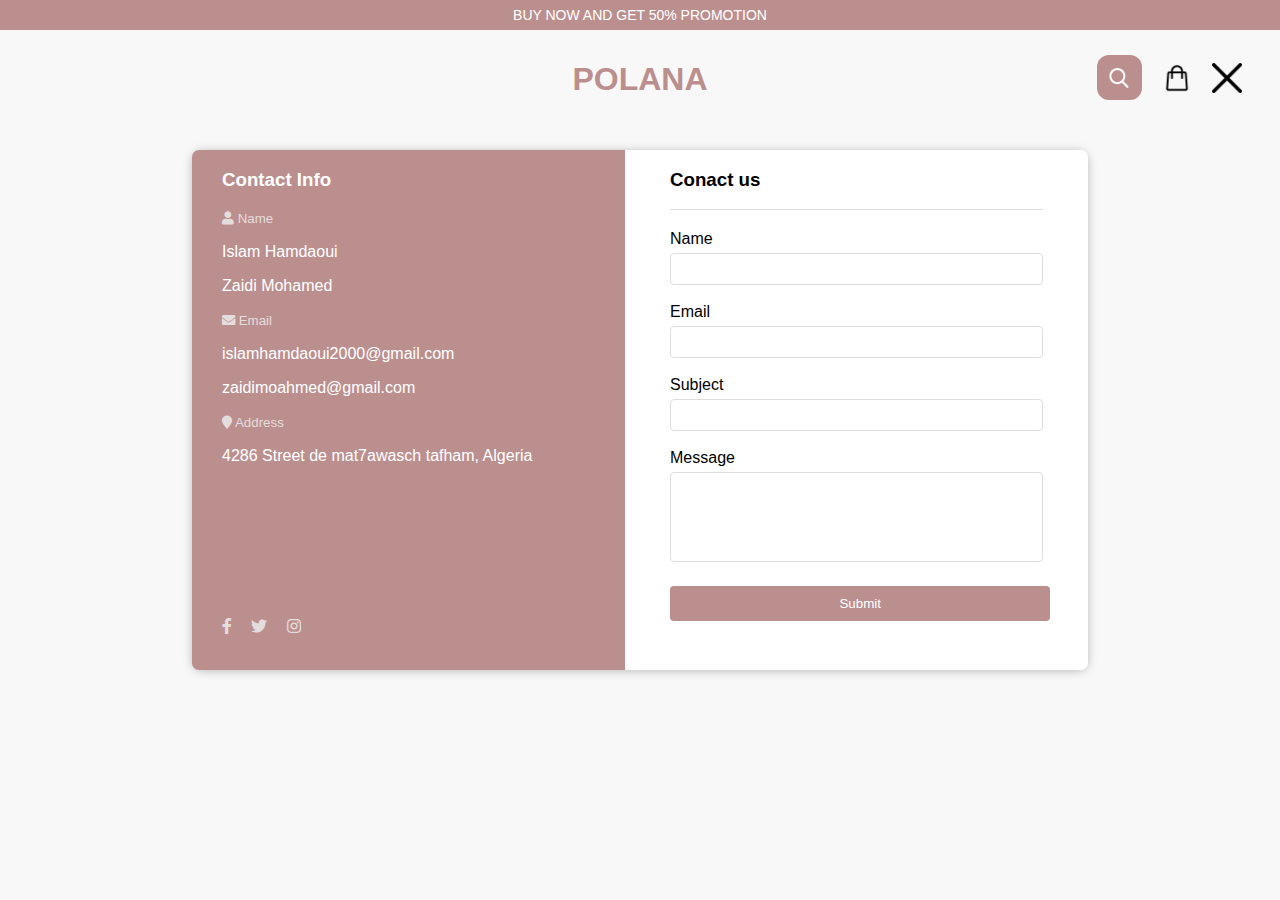
<file: all/email/email.html>
<!DOCTYPE html>
<html lang="en">
<head>
    <meta charset="UTF-8">
    <meta http-equiv="X-UA-Compatible" content="IE=edge">
    <meta name="viewport" content="width=device-width, initial-scale=1.0">
    <title>Document</title>
    <link rel="stylesheet" href="email.css">
    <link rel="icon" href="../models/favicon.png" type="image/png">

    
		<link rel="stylesheet" href="https://pro.fontawesome.com/releases/v5.10.0/css/all.css">
</head>
<body>
    <div class="promotion">BUY NOW AND GET 50% PROMOTION</div>
    <div class="header">
        <h1 id="h1" onclick="visit()">POLANA</h1>

      <!-- div icons -->
      <div class="icons">
        <div class="searchdiv" onclick="search()"><img class="search" src="../photos/searchwhite.png" alt=""></div>
        <img src="../photos/shopping-bag.png" class="cart" onclick="cart()" alt="">
        <img src="../photos/x.png" alt="" class="cart" onclick="back()">
    </div>
    
      <!--hada html ta3 all th container-->

      <div class="container">

        <!--left side-->
        <div class="left-side">
<h3>Contact Info</h3>

    <div>
        <small class="light-grey"><i class="fas fa-user m-r-5"></i> Name</small>
        <p>Islam Hamdaoui</p>
        <p>Zaidi Mohamed</p>
    </div>
    <div>
        <small class="light-grey"><i class="fas fa-envelope m-r-5"></i> Email</small>
        <p>islamhamdaoui2000@gmail.com</p>
        <p>zaidimoahmed@gmail.com</p>
    </div>

    <div>
        <small class="light-grey"><i class="fas fa-map-marker m-r-5"></i> Address</small>
        <p>4286   Street de mat7awasch tafham, Algeria</p>
    </div>  

    <div class="social">
        <a href="#!"><i class="fab fa-facebook-f"></i></a>
        <a href="#!"><i class="fab fa-twitter"></i></a>
        <a href="#!"><i class="fab fa-instagram"></i></a>
       
        <a href="#!"><i class="fab fa-globe"></i></a>
        <a href="#!"><i class="fab fa-globe"></i></a>
    </div>




        </div>





        <!--right side-->
        <div class="right-side">
            <h3>Conact us</h3> 
            <div class="line"></div>

            <form action="">
                <label for="name">Name</label>  <br>
                <input type="text" id="name" name="name"> <br><br>

                <label for="email">Email</label> <br>
                <input type="email" name="email" id="email"> <br><br>

                <label for="subject">Subject</label> <br>
                <input type="text" name="subject" id="subject"><br><br>

                <label for="message">Message</label><br>
                <textarea name="message" id="message" cols="30" rows="10" ></textarea>

                <input type="submit">









            </form>





        </div>

        









      </div>

      
   
    <SCRipt>

        function visit() {
            window.location.href ="../../index.html"
        }
        function cart() {
    window.location.href = "../cart/cart.html"
   }
   function search() {
    window.location.href ="../search/search.html"
 }
 function back() {
  window.history.back();
}
    </SCRipt>
    
</body>
</html>
</file>
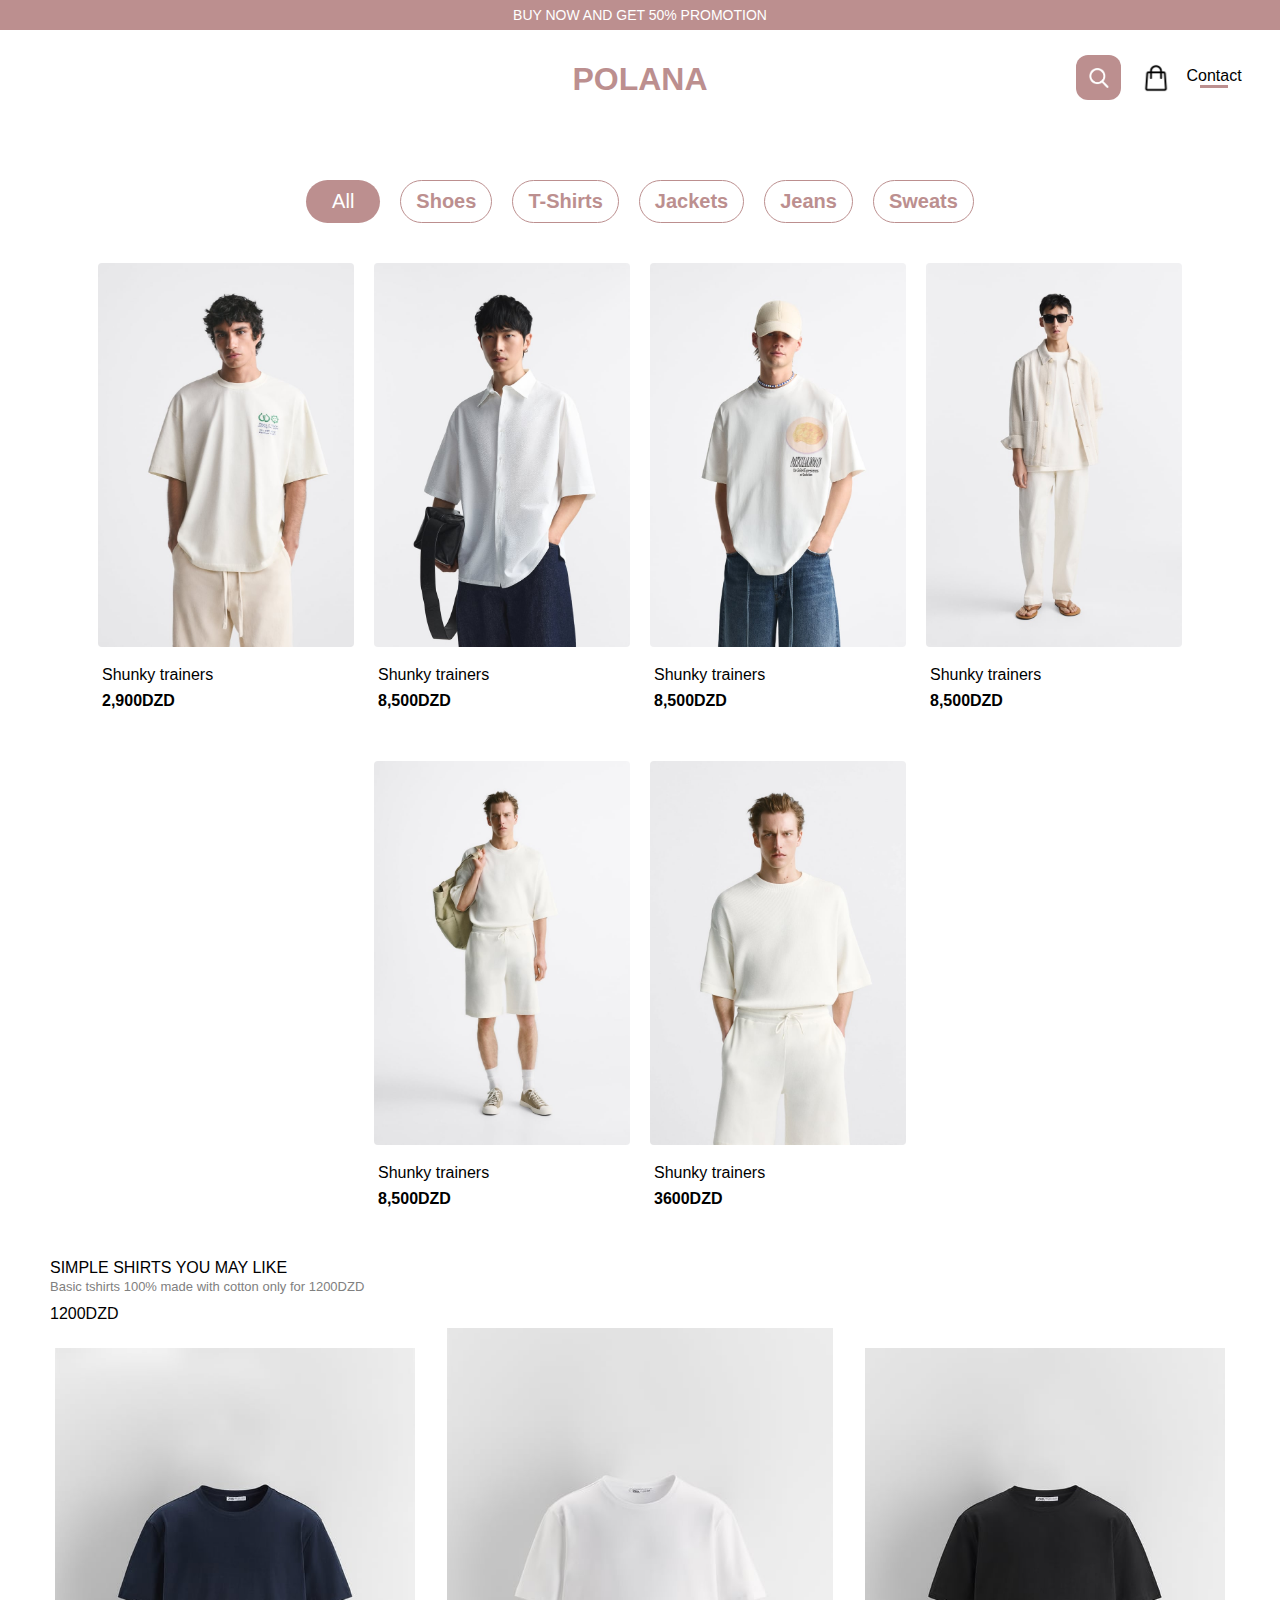
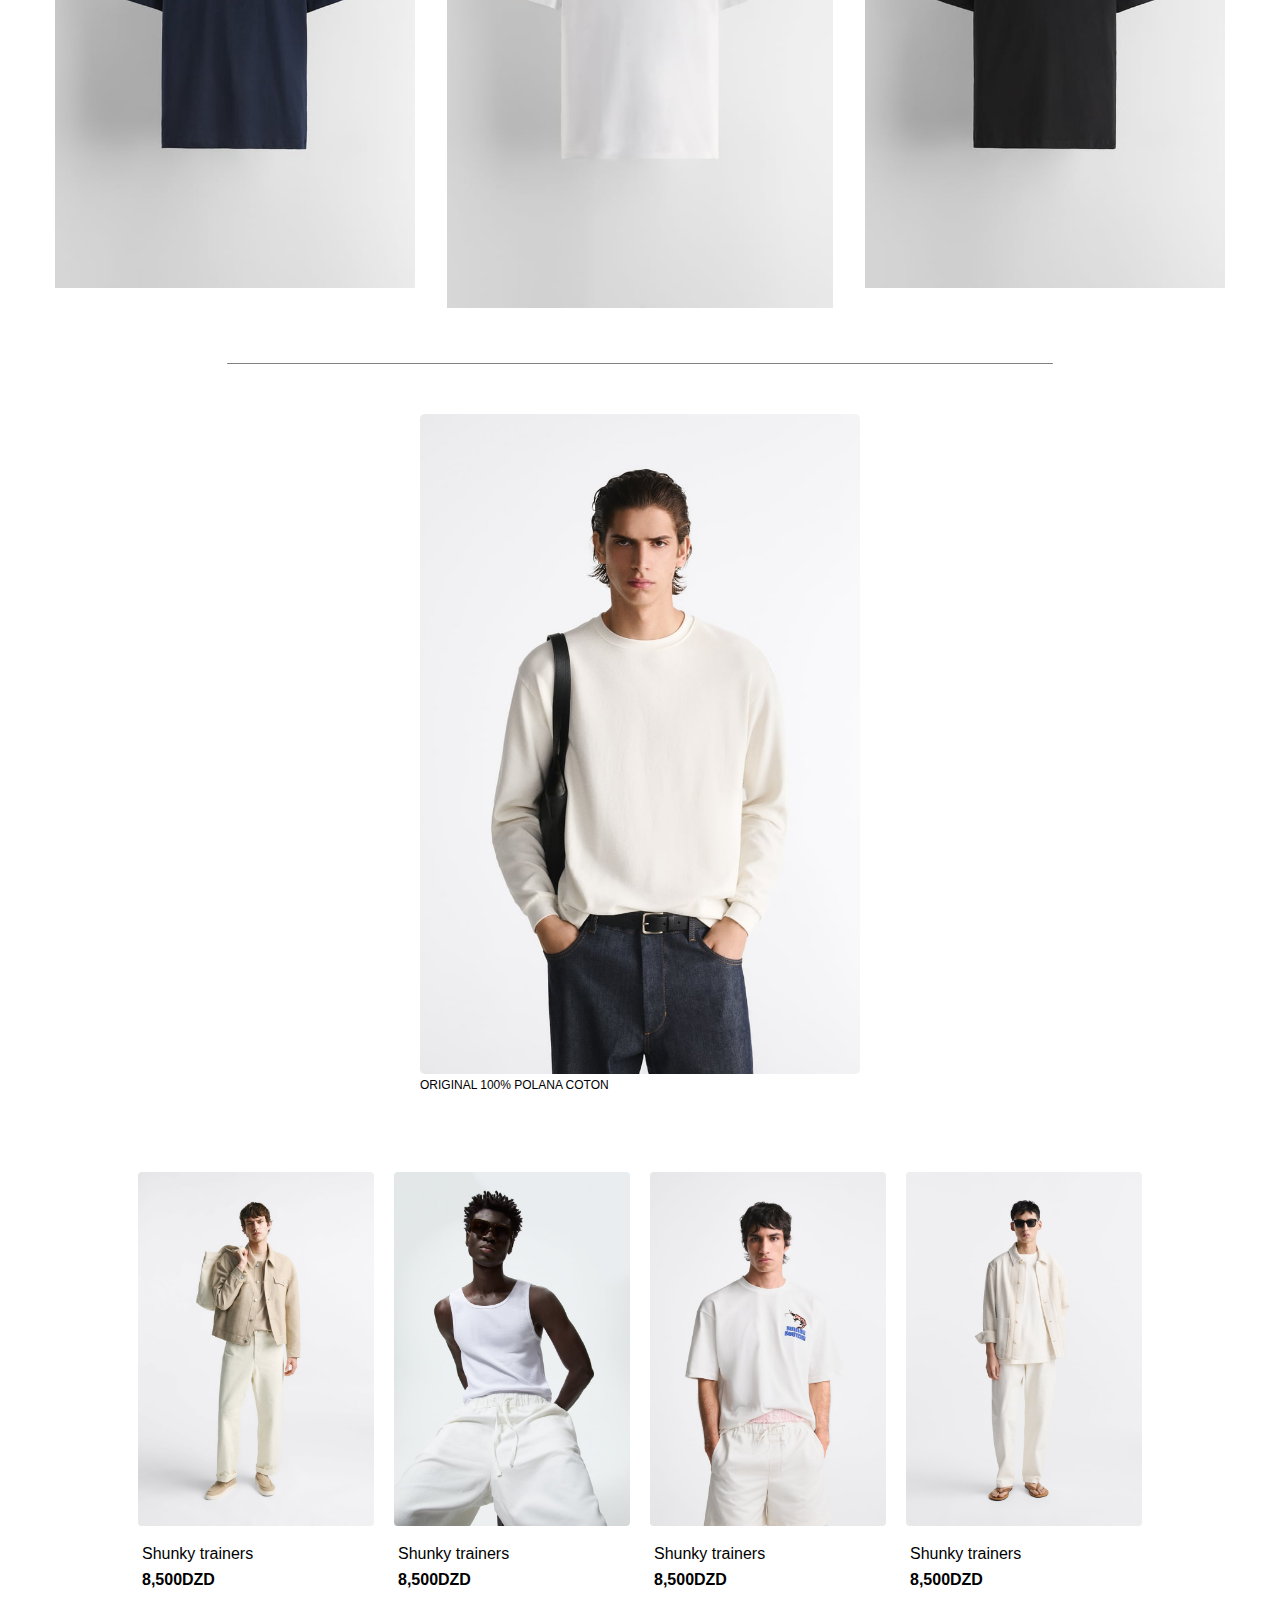
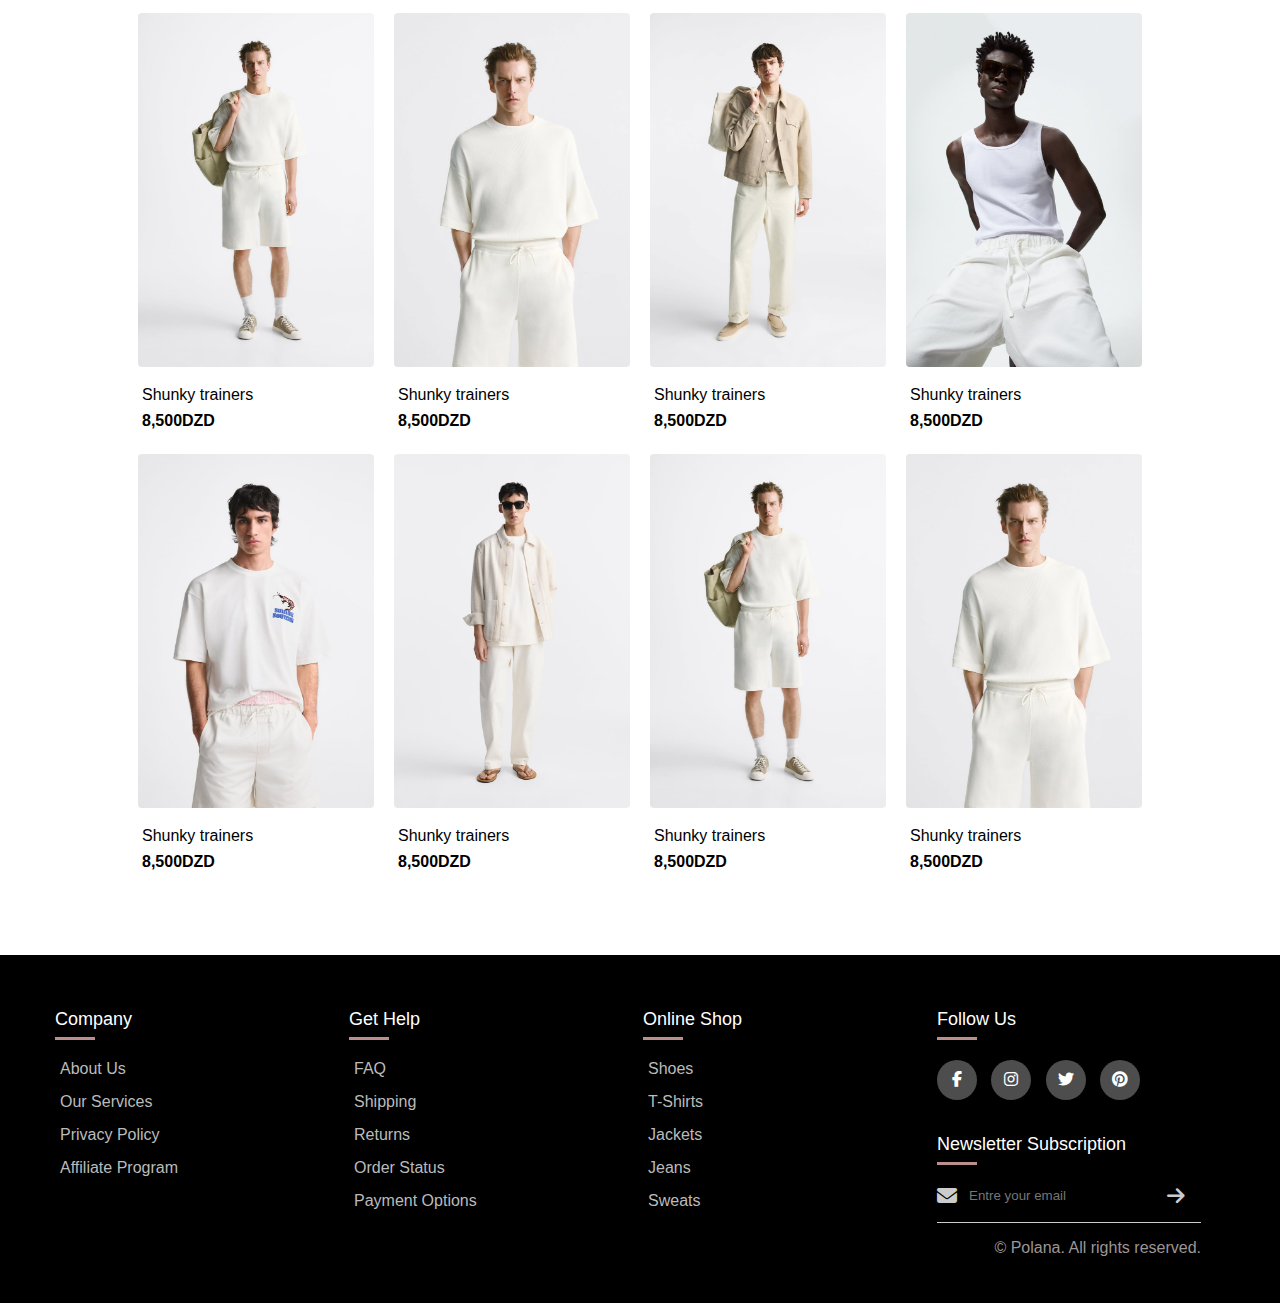
<file: all/home/home.html>
<!DOCTYPE html>
<html lang="en">

<head>
    <meta charset="UTF-8">
    <meta http-equiv="X-UA-Compatible" content="IE=edge">
    <meta name="viewport" content="width=device-width, initial-scale=1.0">
    <title>POLANA - Home</title>
    <link rel="stylesheet" href="home.css">
    <link rel="stylesheet" href="../footer/footer.css">
    <link rel="stylesheet" href="https://cdnjs.cloudflare.com/ajax/libs/font-awesome/6.4.0/css/all.min.css">
    <link rel="icon" href="../models/favicon.png" type="image/png">
   
    
</head>
<body>
  

    <div class="promotion">BUY NOW AND GET 50% PROMOTION</div>
    <div class="header">
        <h1 id="h1" onclick="visit()">POLANA</h1>
        

        <!--div icons-->
        <div class="icons">
            <div class="searchdiv" onclick="search()"><img class="search" src="../photos/searchwhite.png" alt=""></div>
            <img src="../photos/shopping-bag.png" class="cart" onclick="cart()" alt="">
            
            <div class="contact" onclick="contact()"> Contact <div></div></div>
       
        </div>

    

    </div>
    <!--for choices and categories-->
    <div class="choices">
        <div class="all">All</div>
        <div class="others">Shoes</div>
        <div class="others" id="scroll-button">T-Shirts</div>
        <div class="others">Jackets</div>
        <div class="others">Jeans</div>
        <div class="others">Sweats</div>
        
    </div>

    <!--hadu el items-->

    <div class="items-container">
        <!--ITEM 1-->
        <div class="item" onclick="item1()">
            <img src="../models/model1-1.jpg" alt="" class="item-img">
            <p>Shunky trainers</p>
            <p class="price"><B>2,900DZD</B></p>
            <!--hadi ta3 ki tdir hover lel img-->
            <div class="after-hover">
                <div>BUY</div>
                <div  onclick="added(event)" class="add">ADD</div>
            </div>
         
            
        </div>


        <!--ITEM 2-->
        <div class="item" >
            <img src="../models/model2-1.jpg" alt="" class="item-img" onclick="item2()">
            <p>Shunky trainers</p>
            <p class="price"><B>8,500DZD</B></p>

              <!--hadi ta3 ki tdir hover lel img-->
              <div class="after-hover">
                <div onclick="item2()">BUY</div>
                <div  onclick="added(event)" class="add">ADD</div>
            </div>
        </div>

        <!--ITEM 3-->
        <div class="item">
            <img src="../models/model3-1.jpg" alt="" class="item-img" onclick="item3()">
            <p>Shunky trainers</p>
            <p class="price"><B>8,500DZD</B></p>

              <!--hadi ta3 ki tdir hover lel img-->
              <div class="after-hover">
                <div onclick="item3()">BUY</div>
                <div  onclick="added(event)" class="add">ADD</div>
            </div>
        </div>

        <!--ITEM 4-->
        <div class="item">
            <img src="../items/model3.jpg" alt="" class="item-img">
            <p>Shunky trainers</p>
            <p class="price"><B>8,500DZD</B></p>

              <!--hadi ta3 ki tdir hover lel img-->
              <div class="after-hover">
                <div>BUY</div>
                <div  onclick="added(event)" class="add">ADD</div>
            </div>
        </div>

   

        <!--ITEM 2-->
        <div class="item">
            <img src="../items/model5.jpg" alt="" class="item-img">
            <p>Shunky trainers</p>
            <p class="price"><B>8,500DZD</B></p>

              <!--hadi ta3 ki tdir hover lel img-->
              <div class="after-hover">
                <div>BUY</div>
                <div  onclick="added(event)" class="add">ADD</div>
            </div>
        </div>

        <!--ITEM 2-->
        <div class="item">
            <img src="../items/model5.2.jpg" alt="" class="item-img">
            <p>Shunky trainers</p>
            <p class="price"><B>3600DZD</B></p>

             <!--hadi ta3 ki tdir hover lel img-->
             <div class="after-hover">
                <div>BUY</div>
                <div  onclick="added(event)" class="add">ADD</div>
            </div>
        </div>

        </div>

         
     
    </div>

        <!--hada for shirts kho-->

    <div class="shirts-container" id="target-div">
            <div class="shirt-text">
                <SPAN class="text1">SIMPLE SHIRTS YOU MAY LIKE</SPAN>
                <SPAn class="text2">Basic tshirts 100% made with cotton only for 1200DZD</SPAn>
                <SPAN class="text1">1200DZD</SPAN>
            </div>

            <div class="shirts-img">
                <img src="../items/blueshirt.jpg" class="shirt1" alt="">
                <img src="../items/whiteshirt.jpg" class="shirt2" alt="">
                <img src="../items/darkshirt.jpg" class="shirt1" alt="">

                
            </div>
            <div class="line-container">
                <div class="line"></div>
            </div>

            <!--1 photo in middle-->

            <div class="middle-container">
                <div class="middle-img">
                    <img src="../items/middlemodel.jpg" alt="">
                    <span class="middle-text">ORIGINAL 100% POLANA COTON</span>
                </div>
            </div>
            
          
 <!--hadu el items-->

 <div class="items-container">
    <!--ITEM 1-->
    <div class="item">
        <img src="../items/model2.jpg" alt="" class="item-img">
        <p>Shunky trainers</p>
        <p class="price"><B>8,500DZD</B></p>

        
    </div>

    <!--ITEM 2-->
    <div class="item">
        <img src="../items/pant.jpg" alt="" class="item-img">
        <p>Shunky trainers</p>
        <p class="price"><B>8,500DZD</B></p>
    </div>

    <!--ITEM 3-->
    <div class="item">
        <img src="../items/model1.jpg" alt="" class="item-img">
        <p>Shunky trainers</p>
        <p class="price"><B>8,500DZD</B></p>
    </div>

    <!--ITEM 4-->
    <div class="item">
        <img src="../items/model3.jpg" alt="" class="item-img">
        <p>Shunky trainers</p>
        <p class="price"><B>8,500DZD</B></p>
    </div>



    <!--ITEM 2-->
    <div class="item">
        <img src="../items/model5.jpg" alt="" class="item-img">
        <p>Shunky trainers</p>
        <p class="price"><B>8,500DZD</B></p>
    </div>

    <!--ITEM 2-->
    <div class="item">
        <img src="../items/model5.2.jpg" alt="" class="item-img">
        <p>Shunky trainers</p>
        <p class="price"><B>8,500DZD</B></p>
    </div>

  <!--ITEM 1-->
  <div class="item">
    <img src="../items/model2.jpg" alt="" class="item-img">
    <p>Shunky trainers</p>
    <p class="price"><B>8,500DZD</B></p>
</div>

<!--ITEM 2-->
<div class="item">
    <img src="../items/pant.jpg" alt="" class="item-img">
    <p>Shunky trainers</p>
    <p class="price"><B>8,500DZD</B></p>
</div>

<!--ITEM 3-->
<div class="item">
    <img src="../items/model1.jpg" alt="" class="item-img">
    <p>Shunky trainers</p>
    <p class="price"><B>8,500DZD</B></p>
</div>

<!--ITEM 4-->
<div class="item">
    <img src="../items/model3.jpg" alt="" class="item-img">
    <p>Shunky trainers</p>
    <p class="price"><B>8,500DZD</B></p>
</div>



<!--ITEM 2-->
<div class="item">
    <img src="../items/model5.jpg" alt="" class="item-img">
    <p>Shunky trainers</p>
    <p class="price"><B>8,500DZD</B></p>
</div>

<!--ITEM 2-->
<div class="item">
    <img src="../items/model5.2.jpg" alt="" class="item-img">
    <p>Shunky trainers</p>
    <p class="price"><B>8,500DZD</B></p>
</div>


</div>




    </div>



    
    <!--thats for the footer (dak eshi li jay Lta7t)-->
    <footer class="footer">
        <div class="content">
            <div class="footerdivcont">
                <div class="footercont">
                    <h4>company</h4>
                    <ul>
                        <li><a href="#">about us</a></li>
                        <li><a href="#">our services</a></li>
                        <li><a href="#">privacy policy</a></li>
                        <li><a href="#">affiliate program</a></li>
                    </ul>
                </div>
                <div class="footercont">
                    <h4>get help </h4>
                    <ul>
                        <li><a href="../email/email.html">FAQ</a></li>
                        <li><a href="#">shipping</a></li>
                        <li><a href="#">returns</a></li>
                        <li><a href="#">order status</a></li>
                        <li><a href="#">payment options</a></li>
                    </ul>
                </div>
                <div class="footercont">
                    <h4>online shop</h4>
                    <ul>
                        <li><a href="#">Shoes</a></li>
                        <li><a href="#">T-shirts</a></li>
                        <li><a href="#">Jackets</a></li>
                        <li><a href="#">Jeans</a></li>
                        <li><a href="#">Sweats</a></li>
                    </ul>
                </div>
                <div class="footercont">
                    <h4>follow us</h4>
                    <div class="socialmedia">
                    <a href="#"><i class="fa-brands fa-facebook-f"></i></a>
                    <a href="#"><i class="fa-brands fa-instagram"></i></a>
                    <a href="#"><i class="fa-brands fa-twitter"></i></a>
                    <a href="#"><i class="fa-brands fa-pinterest"></i></a>
                    <h4>Newsletter Subscription</h4>
                    <form action="#">
                        <i class="fa-solid fa-envelope"></i>
                        <input type="email" name="useremail" id="email" placeholder="Entre your email">
                        <button type="submit"><i class="fa-solid fa-arrow-right"></i></button>
                    </form>
                    <div class="copyrith">
                        <p class="copy">&copy; Polana. All rights reserved.</p>
                    </div>
                </div>
            </div>
            </div>
        </div>
     </footer>




    <script>
        function visit() {
            window.location.href="../../index.html"
        }
        const zoomableImages = document.querySelectorAll('.item-img');

zoomableImages.forEach(image => {
  image.addEventListener('mouseenter', () => {
    image.classList.add('zoomed');
  });
  
  image.addEventListener('mouseleave', () => {
    image.classList.remove('zoomed');
  });
});


//hadi ki tacklicki 3la add when img hover tbadal e text
 
function added(event) {
  event.stopPropagation(); // hadi li trad bih e div ydir his own fucntion bla maywali child
  
  var add= document.querySelector(".add");
  if (add.innerHTML.trim() === "ADD") {
  add.innerHTML = "ADDED &#x2705;";
} else {
    add.innerHTML = "ADD";
}
}



 function item1() {
window.location.href="../shop/shop.html";
 }
 function item2() {
window.location.href="../shop/shop2.html";
 }
 function item3() {
window.location.href="../shop/shop3.html";
 }

 
 
    function contact(){
        window.location.href ="../email/email.html"
    }

 function search() {
    window.location.href ="../search/search.html"
 }

   function cart() {
    window.location.href = "../cart/cart.html"
   }

   //hadi when u click categories tru7 scroll lel targeted ccategory
   document.getElementById("scroll-button").addEventListener("click", function() {
  document.getElementById("target-div").scrollIntoView({ behavior: 'smooth' });
});




    </script>
</body>
</html>
</file>
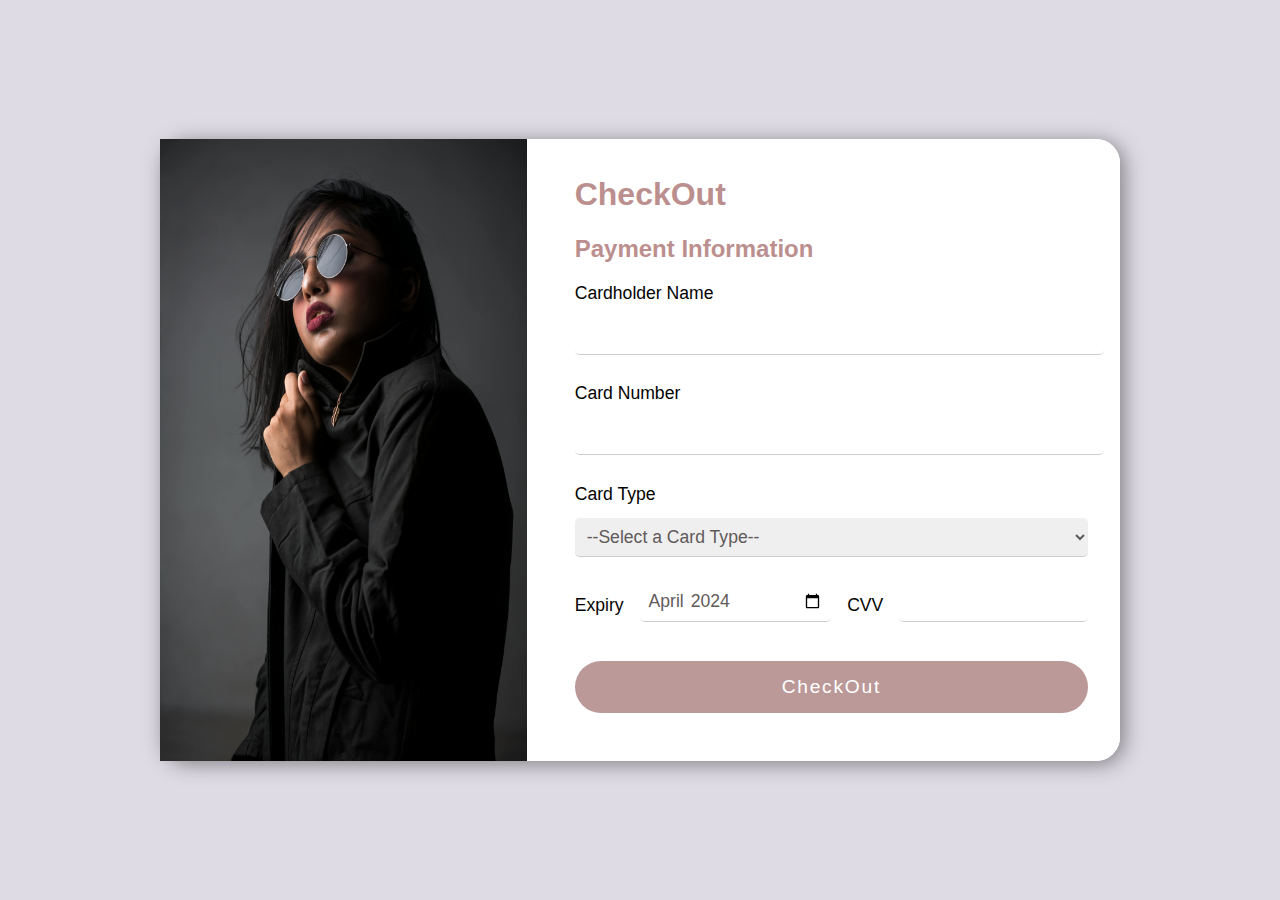
<file: all/payment/payment.html>
<!DOCTYPE html>
<html lang="en">
<head>
    <meta charset="UTF-8">
    <meta name="viewport" content="width=device-width, initial-scale=1.0">
    <title>Check Out</title>
    <link rel="stylesheet" href="style.css">
    <link rel="icon" href="../models/favicon.png" type="image/png">
</head>
<body>
    
<div class="mainscreen"> 
      <div class="card">
        <div class="leftside">
          <img
            src="../models/paymodel.jpg"
            class="product"
            alt="Model"
          />
        </div>
        <div class="rightside">
          <form action="">
            <h1>CheckOut</h1>
            <h2>Payment Information</h2>
            <p>Cardholder Name</p>
            <input type="text" class="inputbox" name="name" required />
            <p>Card Number</p>
            <input type="text" class="inputbox" name="card_number" id="card_number" maxlength="19" required oninput="CardNumber(this)"/>

            <p>Card Type</p>
            <select class="inputbox" name="card_type" id="card_type" required>
              <option value="">--Select a Card Type--</option>
              <option value="Visa">Visa</option>
              <option value="MasterCard">MasterCard</option>
            </select>
<div class="expcvv">

            <p class="expcvv_text">Expiry</p>
            <input type="month" class="inputbox" name="exp_date" id="exp_date" min="2024-04" value="2024-04" required />

            <p class="expcvv_text2">CVV</p>
            <input type="password" class="inputbox" name="cvv" id="cvv" required />
        </div>
            <p></p>
            <button type="submit" class="button">CheckOut</button>
          </form>
        </div>
      </div>
    </div>
  
    <script>
      function CardNumber(input) {
  var cardNumber = input.value.replace(/\D/g, '');

  var formattedCardNumber = cardNumber.replace(/(\d{4})(?=\d)/g, '$1 ');

  input.value = formattedCardNumber;
}
    </script>
</body>
</html>
</file>
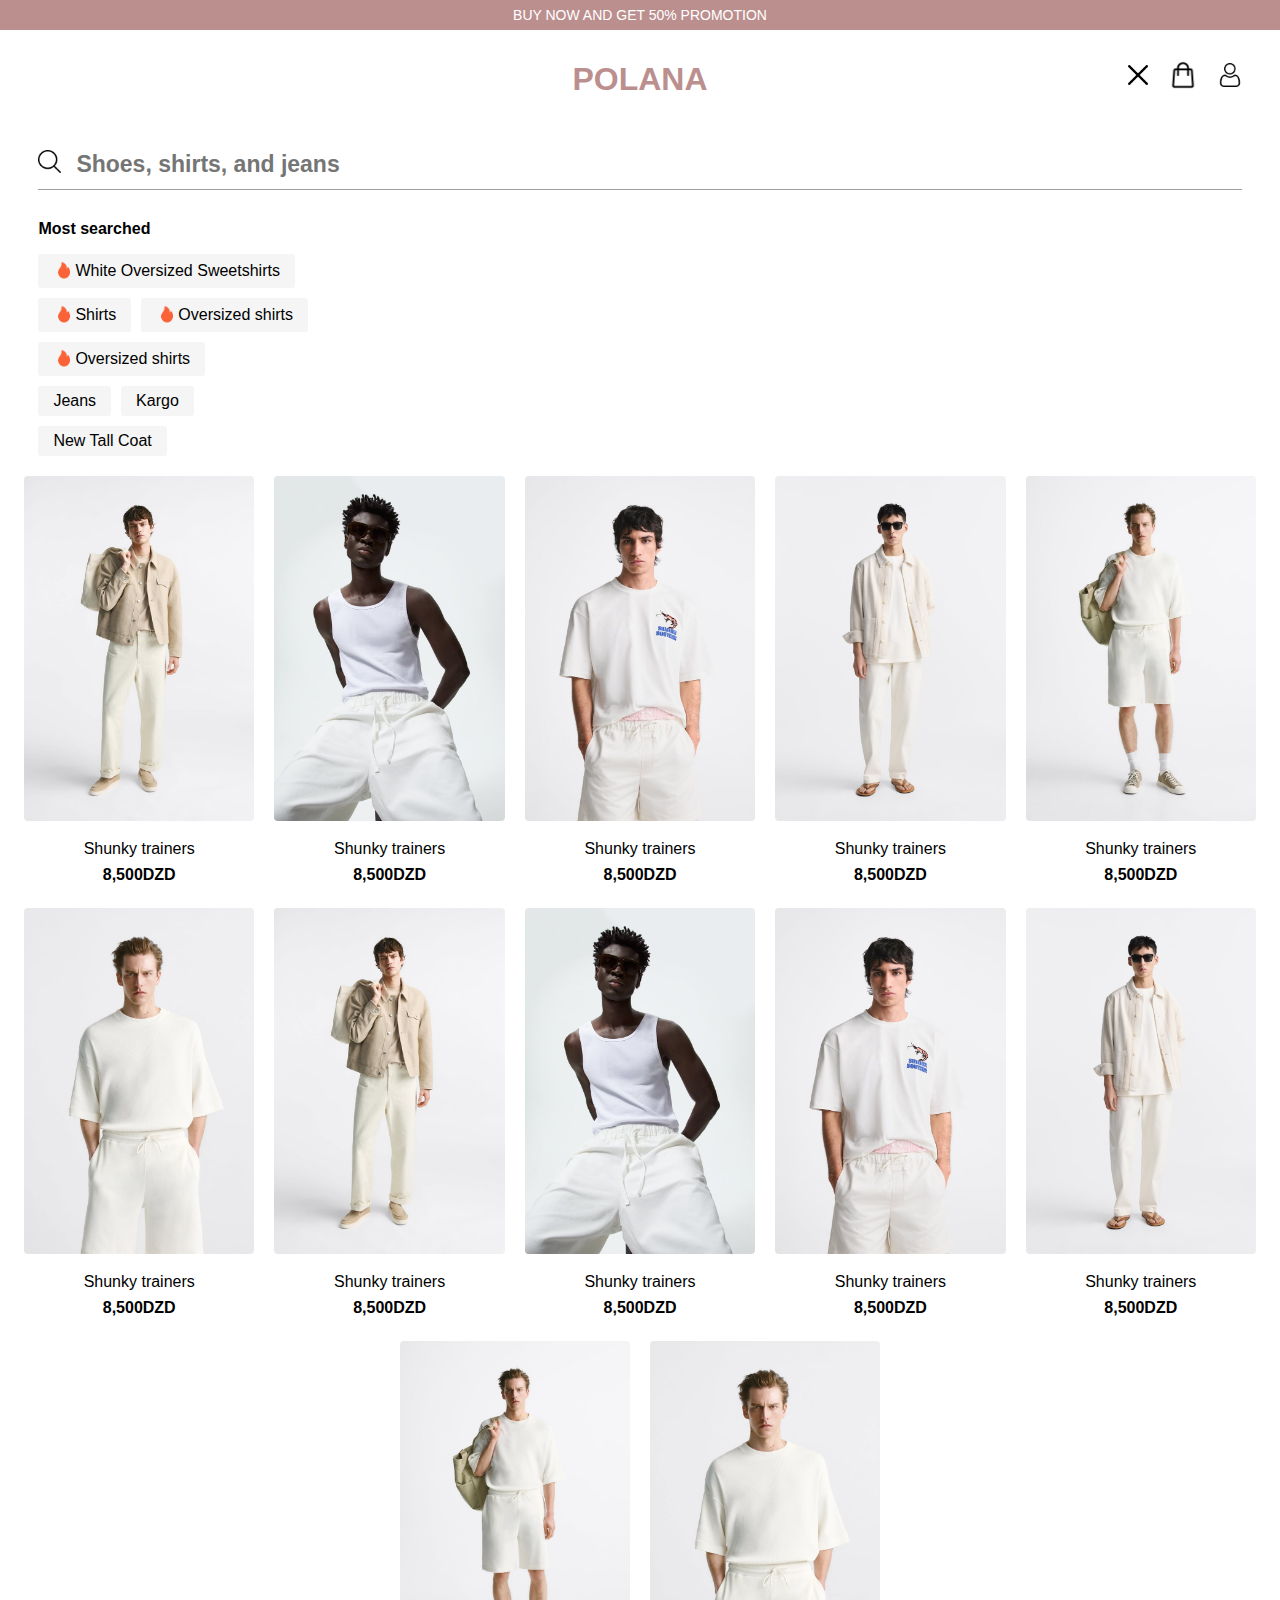
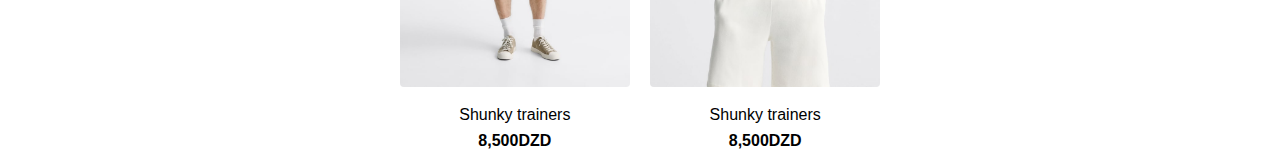
<file: all/search/search.html>
<!DOCTYPE html>
<html lang="en">
<head>
    <meta charset="UTF-8">
    <meta http-equiv="X-UA-Compatible" content="IE=edge">
    <meta name="viewport" content="width=device-width, initial-scale=1.0">
    <title>POLANA - Search</title>
    <link rel="stylesheet" href="search.css">
    <link rel="icon" href="../models/favicon.png" type="image/png">
</head>

<body>
    <div class="promotion">BUY NOW AND GET 50% PROMOTION</div>
    <div class="header">
        
        <h1 id="h1" onclick="visit()">POLANA</h1>
        
</div>
        <!--div icons-->
        <div class="icons">
            <img class="search" src="../photos/x.png" onclick="back()" alt="">
            <img src="../photos/shopping-bag.png" class="cart" alt="" onclick="cart()">
            
            <img class="user" src="../photos/user.png" alt="">
       
        </div>

        <!--hadi ta3 esearch bar-->
        <div class="search-container">
        <div class="search-div">
            <img src="../photos/search.png" alt="" class="search2">
            <input type="text" class="input" placeholder="Shoes, shirts, and jeans">
        </div>
            <div class="line"></div>
    </div>
    <p class="trend-text"><b>Most searched</b></p>
    <div class="trends-container">
      
        <div class="trending"><img class="hot" src="../photos/trend.png" alt=""> White Oversized Sweetshirts</div>
        <div class="trends-colums"> 
            <div class="trending" ><img class="hot" src="../photos/trend.png" alt="">Shirts</div>
       <div class="trending"><img class="hot" src="../photos/trend.png" alt="">Oversized shirts</div>
   </div>
   
        <div class="trending"><img class="hot" src="../photos/trend.png" alt="">Oversized shirts</div>
       
        <div class="trends-colums"> 
            <div class="trending">Jeans</div>
        <div class="trending">Kargo</div>
   </div>
        <div class="trending">New Tall Coat</div>
       


    </div>





    <!--hadu el items-->

 <div class="items-container">
    <!--ITEM 1-->
    <div class="item">
        <img src="../items/model2.jpg" alt="" class="item-img">
        <p>Shunky trainers</p>
        <p class="price"><B>8,500DZD</B></p>
    </div>

    <!--ITEM 2-->
    <div class="item">
        <img src="../items/pant.jpg" alt="" class="item-img">
        <p>Shunky trainers</p>
        <p class="price"><B>8,500DZD</B></p>
    </div>

    <!--ITEM 3-->
    <div class="item">
        <img src="../items/model1.jpg" alt="" class="item-img">
        <p>Shunky trainers</p>
        <p class="price"><B>8,500DZD</B></p>
    </div>

    <!--ITEM 4-->
    <div class="item">
        <img src="../items/model3.jpg" alt="" class="item-img">
        <p>Shunky trainers</p>
        <p class="price"><B>8,500DZD</B></p>
    </div>



    <!--ITEM 2-->
    <div class="item">
        <img src="../items/model5.jpg" alt="" class="item-img">
        <p>Shunky trainers</p>
        <p class="price"><B>8,500DZD</B></p>
    </div>

    <!--ITEM 2-->
    <div class="item">
        <img src="../items/model5.2.jpg" alt="" class="item-img">
        <p>Shunky trainers</p>
        <p class="price"><B>8,500DZD</B></p>
    </div>

  <!--ITEM 1-->
  <div class="item">
    <img src="../items/model2.jpg" alt="" class="item-img">
    <p>Shunky trainers</p>
    <p class="price"><B>8,500DZD</B></p>
</div>

<!--ITEM 2-->
<div class="item">
    <img src="../items/pant.jpg" alt="" class="item-img">
    <p>Shunky trainers</p>
    <p class="price"><B>8,500DZD</B></p>
</div>

<!--ITEM 3-->
<div class="item">
    <img src="../items/model1.jpg" alt="" class="item-img">
    <p>Shunky trainers</p>
    <p class="price"><B>8,500DZD</B></p>
</div>

<!--ITEM 4-->
<div class="item">
    <img src="../items/model3.jpg" alt="" class="item-img">
    <p>Shunky trainers</p>
    <p class="price"><B>8,500DZD</B></p>
</div>



<!--ITEM 2-->
<div class="item">
    <img src="../items/model5.jpg" alt="" class="item-img">
    <p>Shunky trainers</p>
    <p class="price"><B>8,500DZD</B></p>
</div>

<!--ITEM 2-->
<div class="item">
    <img src="../items/model5.2.jpg" alt="" class="item-img">
    <p>Shunky trainers</p>
    <p class="price"><B>8,500DZD</B></p>
</div>


</div>




    </div>

    <script>
        function back() {
            window.history.back();
        }
        function visit() {
            window.location.href="../../index.html"
        }
        function cart() {
    window.location.href = "../cart/cart.html"
   }
    </script>
</body>
</html>
</file>
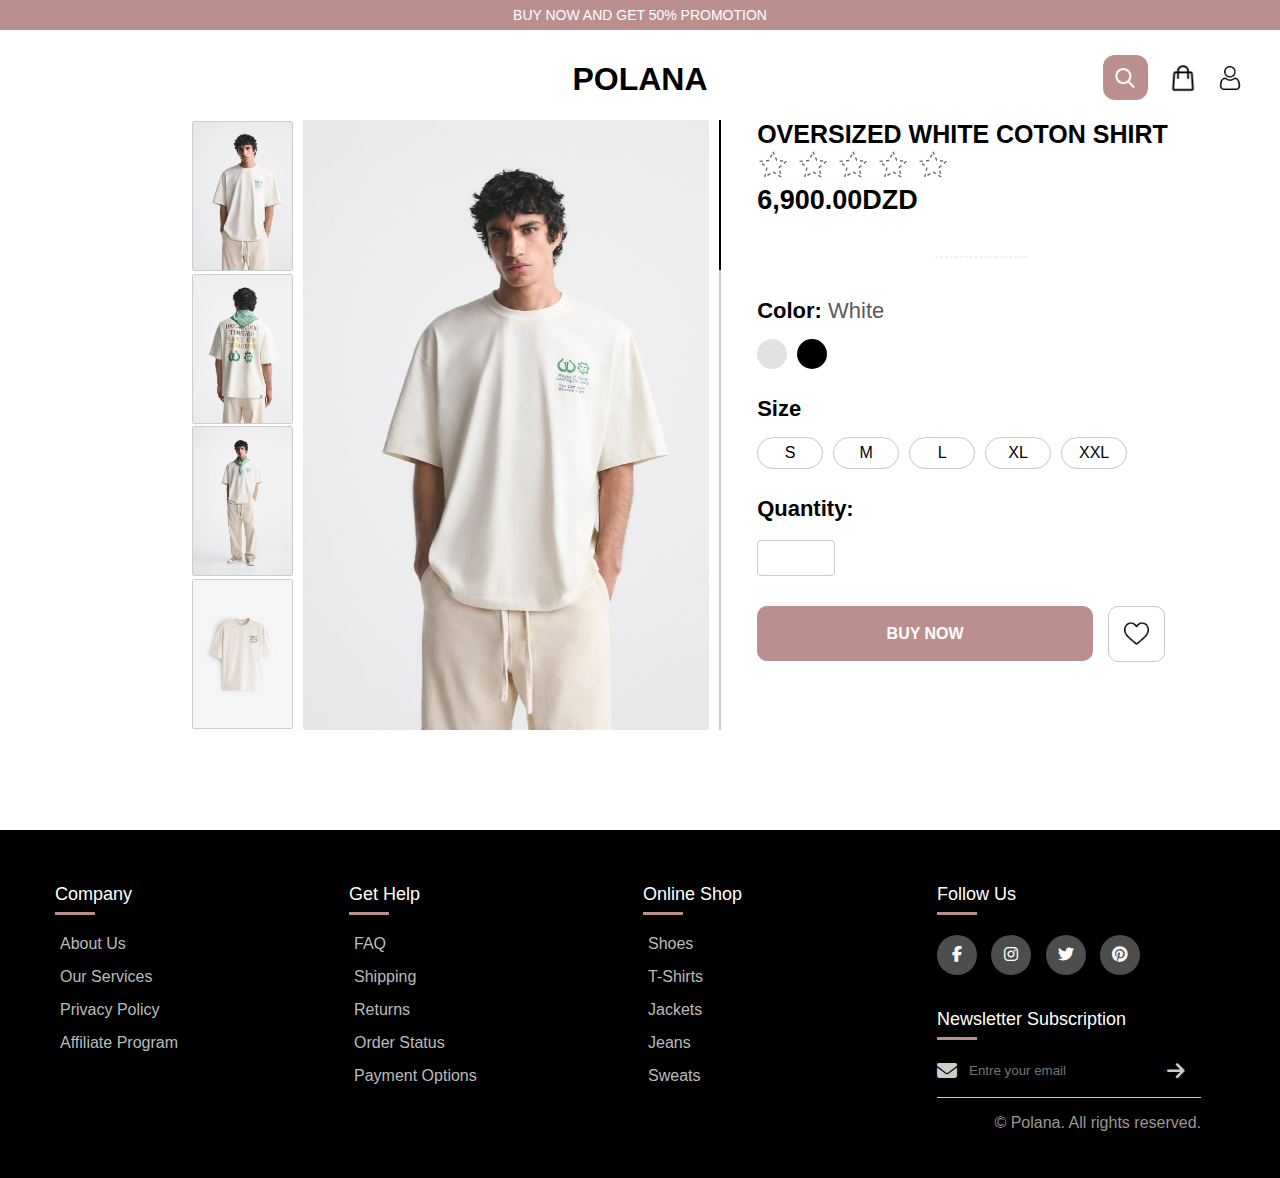
<file: all/shop/shop.html>
<!DOCTYPE html>
<html lang="en">
<head>
    <meta charset="UTF-8">
    <meta http-equiv="X-UA-Compatible" content="IE=edge">
    <meta name="viewport" content="width=device-width, initial-scale=1.0">
    <title>POLANA-Shop</title>
    <link rel="stylesheet" href="shop.css">
    <link rel="stylesheet" href="../footer/footer.css">
    <link rel="stylesheet" href="https://cdnjs.cloudflare.com/ajax/libs/font-awesome/6.4.0/css/all.min.css">
    <link rel="icon" href="../models/favicon.png" type="image/png">
</head>
<body>
    <div class="promotion">BUY NOW AND GET 50% PROMOTION</div>
    <div class="header">
        <h1 id="h1" onclick="visit()">POLANA</h1>
        

        <!--div icons-->
        <div class="icons">
            <div class="searchdiv" onclick="search()"><img class="search" src="../photos/searchwhite.png" alt=""></div>
            <img src="../photos/shopping-bag.png" class="cart" onclick="cart()" alt="">
            
            <img class="user" src="../photos/user.png" alt="">
       
        </div>

    </div>

    <div class="container">
        <div class="img-container">
          <div class="more-img">
            
            <img src="../models/model1-1.jpg" alt="" onclick="img1()" id="img1" class="other">
            <img src="../models/model1-2.jpg" alt=""  onclick="img2()" id="img2" class="other">
            <img src="../models/model1-3.jpg" alt=""  onclick="img3()" id="img3" class="other">
            <img src="../models/model1-4.jpg" alt="" onclick="img4()" id="img4" class="other">
          </div>
          
          <img src="../models/model1-1.jpg" alt="Main Image" id="main-image">
          <div class="line" id="line"><div class="black-line" id="black-line"></div></div>
        </div>
        
        <div class="info-container">
          <h1 class="item-name">OVERSIZED WHITE COTON SHIRT</h1>
          <!-- <div class="rating-container">
            <span class="star"></span>
            <span class="star"></span>
            <span class="star"></span>
            <span class="star"></span>
            <span class="star"></span>
            <span>(100+ Reviews)</span>
          </div> -->
          <div class="rating">
            <input value="star-1" name="star-radio" id="star-1" type="radio">
            <label for="star-1">
              <svg viewBox="0 0 24 24" xmlns="http://www.w3.org/2000/svg"><path d="M12,17.27L18.18,21L16.54,13.97L22,9.24L14.81,8.62L12,2L9.19,8.62L2,9.24L7.45,13.97L5.82,21L12,17.27Z" pathLength="360"></path></svg>
            </label>
            <input value="star-1" name="star-radio" id="star-2" type="radio">
            <label for="star-2">
              <svg viewBox="0 0 24 24" xmlns="http://www.w3.org/2000/svg"><path d="M12,17.27L18.18,21L16.54,13.97L22,9.24L14.81,8.62L12,2L9.19,8.62L2,9.24L7.45,13.97L5.82,21L12,17.27Z" pathLength="360"></path></svg>
            </label>
            <input value="star-1" name="star-radio" id="star-3" type="radio">
            <label for="star-3">
              <svg viewBox="0 0 24 24" xmlns="http://www.w3.org/2000/svg"><path d="M12,17.27L18.18,21L16.54,13.97L22,9.24L14.81,8.62L12,2L9.19,8.62L2,9.24L7.45,13.97L5.82,21L12,17.27Z" pathLength="360"></path></svg>
            </label>
            <input value="star-1" name="star-radio" id="star-4" type="radio">
            <label for="star-4">
              <svg viewBox="0 0 24 24" xmlns="http://www.w3.org/2000/svg"><path d="M12,17.27L18.18,21L16.54,13.97L22,9.24L14.81,8.62L12,2L9.19,8.62L2,9.24L7.45,13.97L5.82,21L12,17.27Z" pathLength="360"></path></svg>
            </label>
            <input value="star-1" name="star-radio" id="star-5" type="radio">
            <label for="star-5">
              <svg viewBox="0 0 24 24" xmlns="http://www.w3.org/2000/svg"><path d="M12,17.27L18.18,21L16.54,13.97L22,9.24L14.81,8.62L12,2L9.19,8.62L2,9.24L7.45,13.97L5.82,21L12,17.27Z" pathLength="360"></path></svg>
            </label>
          </div>
          <span class="price">6,900.00DZD</span>
          <hr>
          <!--colors container-->
          <div class="color-container">

            <span class="color"><b>Color:</b> White</span>
            <div class="colors">
              <div class="grey"></div>
              <div class="black"></div>
            </div>
          </div>
          <!--size container-->
          <div class="size-container">

            <span class="size">Size</span>
            <div class="sizes">
              <div class="size-box" >S</div>
              <div class="size-box" >M</div>
              <div class="size-box" >L</div>
              <div class="size-box" >XL</div>
              <div class="size-box" >XXL</div>
              
            </div>
          </div>



          <label for="quantity" class="label">Quantity:</label> <br><br>
<input type="number" id="quantity" name="quantity" min="1" max="100" step="1" >

          <!--hada buttons container-->
          <div class="buttons-container">
            <div class="button" onclick="buy()">BUY NOW</div>
            <DIV class="favorit" onclick="image()"><img id="img" src="../photos/heart.png" alt=""></DIV>

          </div>
        
          
        </div>
      </div>
      
      <footer class="footer">
        <div class="content">
            <div class="footerdivcont">
                <div class="footercont">
                    <h4>company</h4>
                    <ul>
                        <li><a href="#">about us</a></li>
                        <li><a href="#">our services</a></li>
                        <li><a href="#">privacy policy</a></li>
                        <li><a href="#">affiliate program</a></li>
                    </ul>
                </div>
                <div class="footercont">
                    <h4>get help </h4>
                    <ul>
                        <li><a href="../email/email.html">FAQ</a></li>
                        <li><a href="#">shipping</a></li>
                        <li><a href="#">returns</a></li>
                        <li><a href="#">order status</a></li>
                        <li><a href="#">payment options</a></li>
                    </ul>
                </div>
                <div class="footercont">
                    <h4>online shop</h4>
                    <ul>
                        <li><a href="#">Shoes</a></li>
                        <li><a href="#">T-shirts</a></li>
                        <li><a href="#">Jackets</a></li>
                        <li><a href="#">Jeans</a></li>
                        <li><a href="#">Sweats</a></li>
                    </ul>
                </div>
                <div class="footercont">
                    <h4>follow us</h4>
                    <div class="socialmedia">
                    <a href="#"><i class="fa-brands fa-facebook-f"></i></a>
                    <a href="#"><i class="fa-brands fa-instagram"></i></a>
                    <a href="#"><i class="fa-brands fa-twitter"></i></a>
                    <a href="#"><i class="fa-brands fa-pinterest"></i></a>
                    <h4>Newsletter Subscription</h4>
                    <form action="">
                        <i class="fa-solid fa-envelope"></i>
                        <input type="email" name="useremail" id="email" placeholder="Entre your email">
                        <button type="submit"><i class="fa-solid fa-arrow-right"></i></button>
                    </form>
                    <div class="copyrith">
                      <p class="copy">&copy; Polana. All rights reserved.</p>
                  </div>
                </div>
            </div>
            </div>
        </div>
     </footer>


      
    <script>

//and hada lcode ana ktabto :) 
// to make the black line move when u choose a picture
function search() {
    window.location.href ="../search/search.html"
 }


 function buy() {
  window.location.href= "../payment/payment.html"
 }
function visit() {
            window.location.href="../../index.html"
        }
        function cart() {
          window.location.href = "../cart/cart.html"
        }



function img1() {

    document.getElementById("black-line").style.marginTop = '0px';
    document.getElementById("img1").style.borderColor ='black';
    document.getElementById("img2").style.borderColor ='rgb(204, 204, 204)';
    document.getElementById("img3").style.borderColor ='rgb(204, 204, 204)';
    document.getElementById("img4").style.borderColor ='rgb(204, 204, 204)';
    
   
}
function img2() {
   
    document.getElementById("black-line").style.marginTop = '152px';
    document.getElementById("img2").style.borderColor ='#000000'
    document.getElementById("img1").style.borderColor ='rgb(204, 204, 204)';
    document.getElementById("img3").style.borderColor ='rgb(204, 204, 204)';
    document.getElementById("img4").style.borderColor ='rgb(204, 204, 204)';

}
function img3() {
    document.getElementById("black-line").style.marginTop = '306px';
    document.getElementById("img3").style.borderColor ='#000000'
    document.getElementById("img2").style.borderColor ='rgb(204, 204, 204)';
    document.getElementById("img1").style.borderColor ='rgb(204, 204, 204)';
    document.getElementById("img4").style.borderColor ='rgb(204, 204, 204)';

}
function img4() {
    document.getElementById("black-line").style.marginTop = '460px';
    document.getElementById("img4").style.borderColor ='#000000'
    document.getElementById("img2").style.borderColor ='rgb(204, 204, 204)';
    document.getElementById("img3").style.borderColor ='rgb(204, 204, 204)';
    document.getElementById("img1").style.borderColor ='#rgb(204, 204, 204)';
}



//this is when image clicked ta3 lfavorite
var filled = 0;
    const heart = document.getElementById('img');
      function image() {
       if(heart.src.includes('photos/heart.png')) {

        heart.src = "../photos/filled-heart.png"
       } else {
        heart.src = "../photos/heart.png"
       }
        
        
       }
     
     
      

        // READ ME 
        // hada lcode jabto man google its not mine  
        document.addEventListener('DOMContentLoaded', function() {
  const thumbnails = document.querySelectorAll('.other');

  thumbnails.forEach(function(thumbnail) {
    thumbnail.addEventListener('click', function() {
      const newSrc = thumbnail.getAttribute('src');

      const mainImage = document.querySelector('#main-image');

      mainImage.classList.add('fade-out');
      setTimeout(function() {
        mainImage.setAttribute('src', newSrc);
        mainImage.classList.remove('fade-out');
      }, 500);
    });
  });
});




function sizeChecked() {
    var sizeBoxes = document.querySelectorAll('.size-box');
    var selectedSize = null; // To keep track of the selected size

    sizeBoxes.forEach(function(sizeBox) {
      if (sizeBox.getAttribute('onclick')) {
        // If the size box has an onclick function, execute it when clicked
        sizeBox.addEventListener('click', function() {
          eval(sizeBox.getAttribute('onclick')); // Execute the onclick function
        });
      } else {
        // If the size box doesn't have an onclick function, toggle the background and font color
        sizeBox.addEventListener('click', function() {
          // Reset all size boxes to their default style
          sizeBoxes.forEach(function(box) {
            box.style.backgroundColor = '';
            box.style.color = '';
          });

          // If the clicked size is the same as the selected size, reset the selection
          if (this === selectedSize) {
            selectedSize = null;
          } else {
            // Set the background color to gray and font color to white for the clicked size box
            this.style.backgroundColor = 'rosybrown';
            this.style.color = 'white';
            selectedSize = this;
          }
        });
      }
    });
  }

  // Call the sizeChecked function to attach the click event handlers
  sizeChecked();


    const greyDiv = document.querySelector('.grey');
    const blackDiv = document.querySelector('.black');
    const colorSpan = document.querySelector('.color');

    greyDiv.addEventListener('click', () => {
        greyDiv.style.border = '2px solid rosybrown';
        blackDiv.style.border = 'none';
        colorSpan.innerHTML = '<b>Color:</b> White';
    });

    blackDiv.addEventListener('click', () => {
        blackDiv.style.border = '2px solid rosybrown';
        greyDiv.style.border = 'none';
        colorSpan.innerHTML = '<b>Color:</b> Black';
    });
  </script>
</body>
</html>
</file>
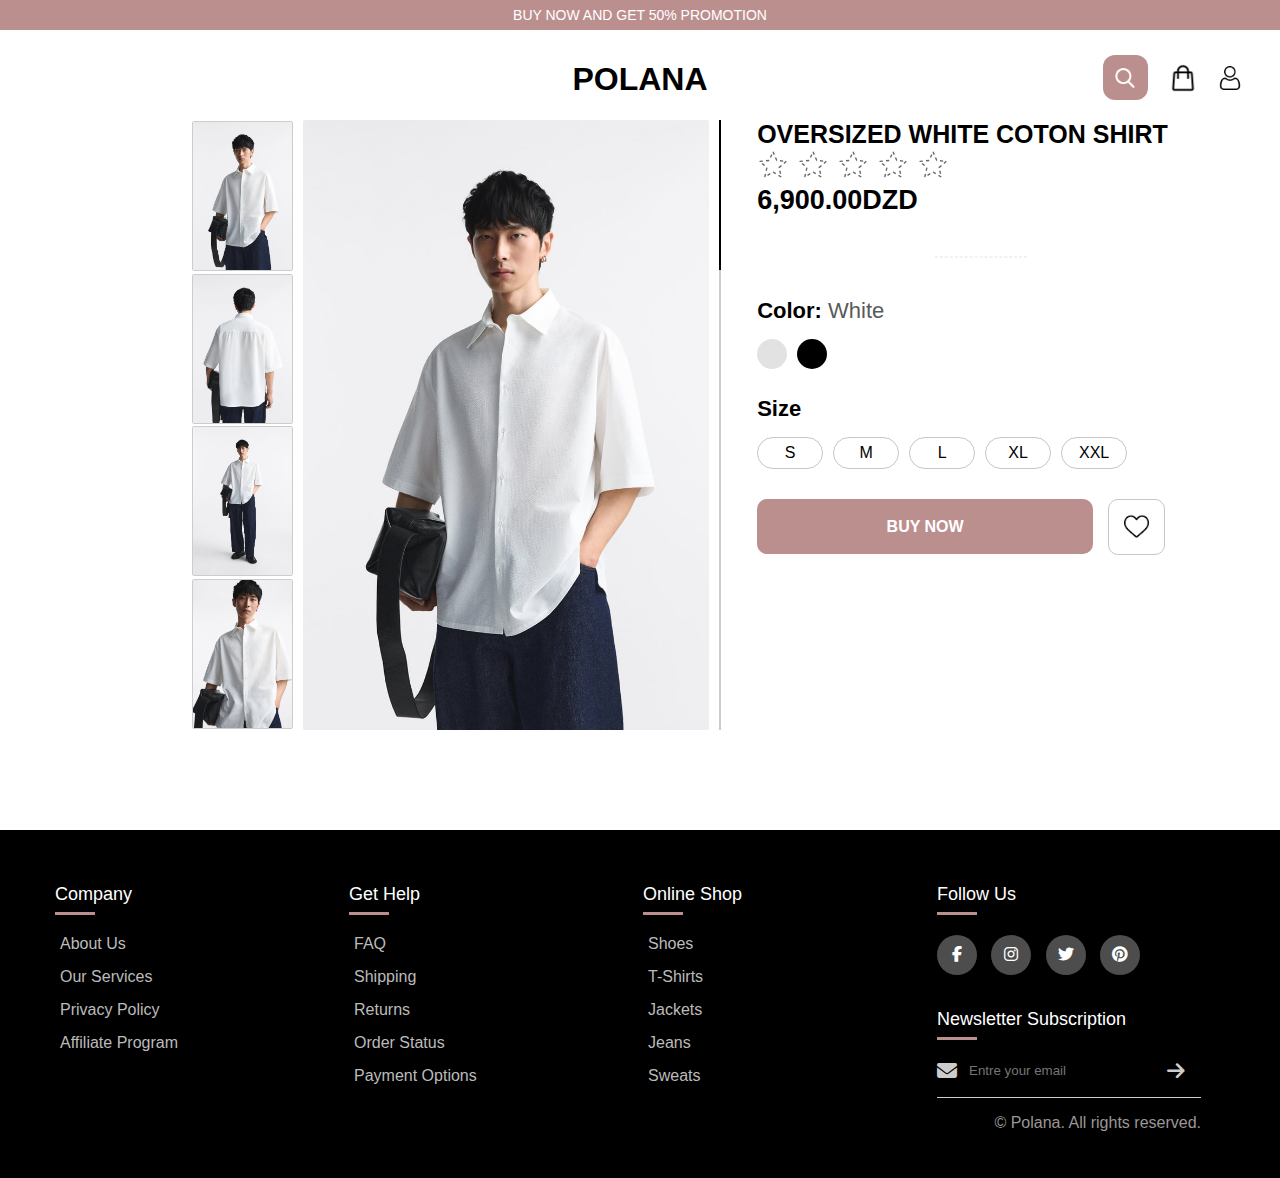
<file: all/shop/shop2.html>
<!DOCTYPE html>
<html lang="en">
<head>
    <meta charset="UTF-8">
    <meta http-equiv="X-UA-Compatible" content="IE=edge">
    <meta name="viewport" content="width=device-width, initial-scale=1.0">
    <title>POLANA-Shop</title>
    <link rel="stylesheet" href="shop.css">
    <link rel="stylesheet" href="../footer/footer.css">
    <link rel="stylesheet" href="https://cdnjs.cloudflare.com/ajax/libs/font-awesome/6.4.0/css/all.min.css"> 
    <link rel="icon" href="../models/favicon.png" type="image/png">
</head>
<body>
    <div class="promotion">BUY NOW AND GET 50% PROMOTION</div>
    <div class="header">
        <h1 id="h1" onclick="visit()">POLANA</h1>
        

        <!--div icons-->
        <div class="icons">
            <div class="searchdiv" onclick="search()"><img class="search" src="../photos/searchwhite.png" alt=""></div>
            <img src="../photos/shopping-bag.png" class="cart" onclick="cart()" alt="">
            
            <img class="user" src="../photos/user.png" alt="">
       
        </div>

    </div>

    <div class="container">
        <div class="img-container">
          <div class="more-img">
            
            <img src="../models/model2-1.jpg" alt="" onclick="img1()" id="img1" class="other">
            <img src="../models/model2-2.jpg" alt=""  onclick="img2()" id="img2" class="other">
            <img src="../models/model2-3.jpg" alt=""  onclick="img3()" id="img3" class="other">
            <img src="../models/model2-4.jpg" alt="" onclick="img4()" id="img4" class="other">
          </div>
          
          <img src="../models/model2-1.jpg" alt="Main Image" id="main-image">
          <div class="line" id="line"><div class="black-line" id="black-line"></div></div>
        </div>

        <div class="info-container">
          <h1 class="item-name">OVERSIZED WHITE COTON SHIRT</h1>
          <!-- <div class="rating-container">
            <span class="star"></span>
            <span class="star"></span>
            <span class="star"></span>
            <span class="star"></span>
            <span class="star"></span>
            <span>(100+ Reviews)</span>
          </div> -->
          <div class="rating">
            <input value="star-1" name="star-radio" id="star-1" type="radio">
            <label for="star-1">
              <svg viewBox="0 0 24 24" xmlns="http://www.w3.org/2000/svg"><path d="M12,17.27L18.18,21L16.54,13.97L22,9.24L14.81,8.62L12,2L9.19,8.62L2,9.24L7.45,13.97L5.82,21L12,17.27Z" pathLength="360"></path></svg>
            </label>
            <input value="star-1" name="star-radio" id="star-2" type="radio">
            <label for="star-2">
              <svg viewBox="0 0 24 24" xmlns="http://www.w3.org/2000/svg"><path d="M12,17.27L18.18,21L16.54,13.97L22,9.24L14.81,8.62L12,2L9.19,8.62L2,9.24L7.45,13.97L5.82,21L12,17.27Z" pathLength="360"></path></svg>
            </label>
            <input value="star-1" name="star-radio" id="star-3" type="radio">
            <label for="star-3">
              <svg viewBox="0 0 24 24" xmlns="http://www.w3.org/2000/svg"><path d="M12,17.27L18.18,21L16.54,13.97L22,9.24L14.81,8.62L12,2L9.19,8.62L2,9.24L7.45,13.97L5.82,21L12,17.27Z" pathLength="360"></path></svg>
            </label>
            <input value="star-1" name="star-radio" id="star-4" type="radio">
            <label for="star-4">
              <svg viewBox="0 0 24 24" xmlns="http://www.w3.org/2000/svg"><path d="M12,17.27L18.18,21L16.54,13.97L22,9.24L14.81,8.62L12,2L9.19,8.62L2,9.24L7.45,13.97L5.82,21L12,17.27Z" pathLength="360"></path></svg>
            </label>
            <input value="star-1" name="star-radio" id="star-5" type="radio">
            <label for="star-5">
              <svg viewBox="0 0 24 24" xmlns="http://www.w3.org/2000/svg"><path d="M12,17.27L18.18,21L16.54,13.97L22,9.24L14.81,8.62L12,2L9.19,8.62L2,9.24L7.45,13.97L5.82,21L12,17.27Z" pathLength="360"></path></svg>
            </label>
          </div>
          <span class="price">6,900.00DZD</span>
          <hr>
          <!--colors container-->
          <div class="color-container">

            <span class="color"><b>Color:</b> White</span>
            <div class="colors">
              <div class="grey"></div>
              <div class="black"></div>
            </div>
          </div>
          <!--size container-->
          <div class="size-container">

            <span class="size">Size</span>
            <div class="sizes">
              <div class="size-box">S</div>
              <div class="size-box">M</div>
              <div class="size-box">L</div>
              <div class="size-box">XL</div>
              <div class="size-box">XXL</div>
              
            </div>
          </div>

          <!--hada buttons container-->
          <div class="buttons-container">
            <div class="button" onclick="buy()">BUY NOW</div>
            <DIV class="favorit" onclick="image()"><img id="img" src="../photos/heart.png" alt=""></DIV>

          </div>
        
        </div>
      </div>
      
      <!--thats for the footer (dak eshi li jay Lta7t)-->
    <footer class="footer">
      <div class="content">
          <div class="footerdivcont">
              <div class="footercont">
                  <h4>company</h4>
                  <ul>
                      <li><a href="#">about us</a></li>
                      <li><a href="#">our services</a></li>
                      <li><a href="#">privacy policy</a></li>
                      <li><a href="#">affiliate program</a></li>
                  </ul>
              </div>
              <div class="footercont">
                  <h4>get help </h4>
                  <ul>
                      <li><a href="../email/email.html">FAQ</a></li>
                      <li><a href="#">shipping</a></li>
                      <li><a href="#">returns</a></li>
                      <li><a href="#">order status</a></li>
                      <li><a href="#">payment options</a></li>
                  </ul>
              </div>
              <div class="footercont">
                  <h4>online shop</h4>
                  <ul>
                      <li><a href="#">Shoes</a></li>
                      <li><a href="#">T-shirts</a></li>
                      <li><a href="#">Jackets</a></li>
                      <li><a href="#">Jeans</a></li>
                      <li><a href="#">Sweats</a></li>
                  </ul>
              </div>
              <div class="footercont">
                  <h4>follow us</h4>
                  <div class="socialmedia">
                  <a href="#"><i class="fa-brands fa-facebook-f"></i></a>
                  <a href="#"><i class="fa-brands fa-instagram"></i></a>
                  <a href="#"><i class="fa-brands fa-twitter"></i></a>
                  <a href="#"><i class="fa-brands fa-pinterest"></i></a>
                  <h4>Newsletter Subscription</h4>
                  <form action="">
                      <i class="fa-solid fa-envelope"></i>
                      <input type="email" name="useremail" id="email" placeholder="Entre your email">
                      <button type="submit"><i class="fa-solid fa-arrow-right"></i></button>
                  </form>
                  <div class="copyrith">
                      <p class="copy">&copy; Polana. All rights reserved.</p>
                  </div>
              </div>
          </div>
          </div>
      </div>
   </footer>


      
    <script>
function buy() {
  window.location.href= "../payment/payment.html"
 }
//and hada lcode ana ktabto :) 
// to make the black line move when u choose a picture
function search() {
    window.location.href ="../search/search.html"
 }
function visit() {
            window.location.href="../../index.html"
        }
        function cart() {
          window.location.href = "../cart/cart.html"
        }

function img1() {

    document.getElementById("black-line").style.marginTop = '0px';
    document.getElementById("img1").style.borderColor ='black';
    document.getElementById("img2").style.borderColor ='rgb(204, 204, 204)';
    document.getElementById("img3").style.borderColor ='rgb(204, 204, 204)';
    document.getElementById("img4").style.borderColor ='rgb(204, 204, 204)';
    
   
}
function img2() {
   
    document.getElementById("black-line").style.marginTop = '152px';
    document.getElementById("img2").style.borderColor ='#000000'
    document.getElementById("img1").style.borderColor ='rgb(204, 204, 204)';
    document.getElementById("img3").style.borderColor ='rgb(204, 204, 204)';
    document.getElementById("img4").style.borderColor ='rgb(204, 204, 204)';

}
function img3() {
    document.getElementById("black-line").style.marginTop = '306px';
    document.getElementById("img3").style.borderColor ='#000000'
    document.getElementById("img2").style.borderColor ='rgb(204, 204, 204)';
    document.getElementById("img1").style.borderColor ='rgb(204, 204, 204)';
    document.getElementById("img4").style.borderColor ='rgb(204, 204, 204)';

}
function img4() {
    document.getElementById("black-line").style.marginTop = '460px';
    document.getElementById("img4").style.borderColor ='#000000'
    document.getElementById("img2").style.borderColor ='rgb(204, 204, 204)';
    document.getElementById("img3").style.borderColor ='rgb(204, 204, 204)';
    document.getElementById("img1").style.borderColor ='#rgb(204, 204, 204)';
}



//this is when image clicked ta3 lfavorite
var filled = 0;
    const heart = document.getElementById('img');
      function image() {
       if(heart.src.includes('photos/heart.png')) {

        heart.src = "../photos/filled-heart.png"
       } else {
        heart.src = "../photos/heart.png"
       }
        
        
       }
     
     
      

        // READ ME 
        // hada lcode jabto man google its not mine  
        document.addEventListener('DOMContentLoaded', function() {
  const thumbnails = document.querySelectorAll('.other');

  thumbnails.forEach(function(thumbnail) {
    thumbnail.addEventListener('click', function() {
      const newSrc = thumbnail.getAttribute('src');

      const mainImage = document.querySelector('#main-image');

      mainImage.classList.add('fade-out');
      setTimeout(function() {
        mainImage.setAttribute('src', newSrc);
        mainImage.classList.remove('fade-out');
      }, 500);
    });
  });
});

function sizeChecked() {
    var sizeBoxes = document.querySelectorAll('.size-box');
    var selectedSize = null; // To keep track of the selected size

    sizeBoxes.forEach(function(sizeBox) {
      if (sizeBox.getAttribute('onclick')) {
        // If the size box has an onclick function, execute it when clicked
        sizeBox.addEventListener('click', function() {
          eval(sizeBox.getAttribute('onclick')); // Execute the onclick function
        });
      } else {
        // If the size box doesn't have an onclick function, toggle the background and font color
        sizeBox.addEventListener('click', function() {
          // Reset all size boxes to their default style
          sizeBoxes.forEach(function(box) {
            box.style.backgroundColor = '';
            box.style.color = '';
          });

          // If the clicked size is the same as the selected size, reset the selection
          if (this === selectedSize) {
            selectedSize = null;
          } else {
            // Set the background color to gray and font color to white for the clicked size box
            this.style.backgroundColor = 'rosybrown';
            this.style.color = 'white';
            selectedSize = this;
          }
        });
      }
    });
  }

  // Call the sizeChecked function to attach the click event handlers
  sizeChecked();


    const greyDiv = document.querySelector('.grey');
    const blackDiv = document.querySelector('.black');
    const colorSpan = document.querySelector('.color');

    greyDiv.addEventListener('click', () => {
        greyDiv.style.border = '2px solid rosybrown';
        blackDiv.style.border = 'none';
        colorSpan.innerHTML = '<b>Color:</b> White';
    });

    blackDiv.addEventListener('click', () => {
        blackDiv.style.border = '2px solid rosybrown';
        greyDiv.style.border = 'none';
        colorSpan.innerHTML = '<b>Color:</b> Black';
    });





        </script>
    
</body>
</html>
</file>
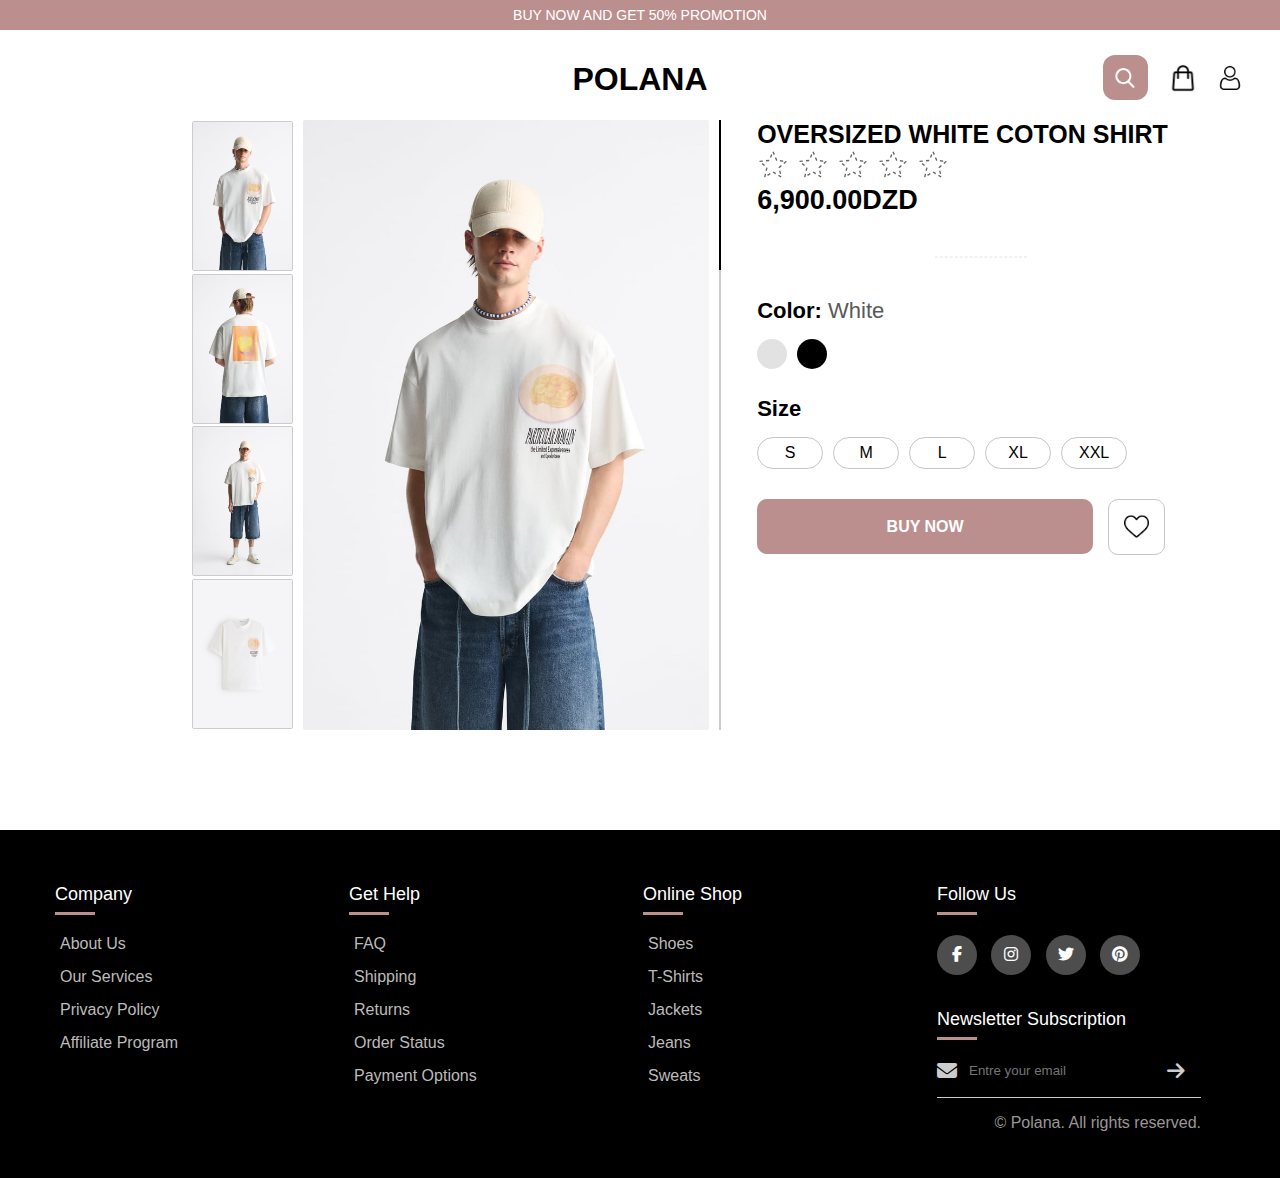
<file: all/shop/shop3.html>
<!DOCTYPE html>
<html lang="en">
<head>
    <meta charset="UTF-8">
    <meta http-equiv="X-UA-Compatible" content="IE=edge">
    <meta name="viewport" content="width=device-width, initial-scale=1.0">
    <title>POLANA-Shop</title>
    <link rel="stylesheet" href="shop.css">
    <link rel="stylesheet" href="../footer/footer.css">
    <link rel="stylesheet" href="https://cdnjs.cloudflare.com/ajax/libs/font-awesome/6.4.0/css/all.min.css">
    <link rel="icon" href="../models/favicon.png" type="image/png">
  </head>
<body>
    <div class="promotion">BUY NOW AND GET 50% PROMOTION</div>
    <div class="header">
        <h1 id="h1" onclick="visit()">POLANA</h1>
        

        <!--div icons-->
        <div class="icons">
            <div class="searchdiv" onclick="search()"><img class="search" src="../photos/searchwhite.png" alt=""></div>
            <img src="../photos/shopping-bag.png" class="cart" onclick="cart()" alt="">
            
            <img class="user" src="../photos/user.png" alt="">
       
        </div>

    </div>

    <div class="container">
        <div class="img-container">
          <div class="more-img">
            
            <img src="../models/model3-1.jpg" alt="" onclick="img1()" id="img1" class="other">
            <img src="../models/model3-2.jpg" alt=""  onclick="img2()" id="img2" class="other">
            <img src="../models/model3-3.jpg" alt=""  onclick="img3()" id="img3" class="other">
            <img src="../models/model3-4.jpg" alt="" onclick="img4()" id="img4" class="other">
          </div>
          
          <img src="../models/model3-1.jpg" alt="Main Image" id="main-image">
          <div class="line" id="line"><div class="black-line" id="black-line"></div></div>
        </div>

        <div class="info-container">
          <h1 class="item-name">OVERSIZED WHITE COTON SHIRT</h1>
          <!-- <div class="rating-container">
            <span class="star"></span>
            <span class="star"></span>
            <span class="star"></span>
            <span class="star"></span>
            <span class="star"></span>
            <span>(100+ Reviews)</span>
          </div> -->
          <div class="rating">
            <input value="star-1" name="star-radio" id="star-1" type="radio">
            <label for="star-1">
              <svg viewBox="0 0 24 24" xmlns="http://www.w3.org/2000/svg"><path d="M12,17.27L18.18,21L16.54,13.97L22,9.24L14.81,8.62L12,2L9.19,8.62L2,9.24L7.45,13.97L5.82,21L12,17.27Z" pathLength="360"></path></svg>
            </label>
            <input value="star-1" name="star-radio" id="star-2" type="radio">
            <label for="star-2">
              <svg viewBox="0 0 24 24" xmlns="http://www.w3.org/2000/svg"><path d="M12,17.27L18.18,21L16.54,13.97L22,9.24L14.81,8.62L12,2L9.19,8.62L2,9.24L7.45,13.97L5.82,21L12,17.27Z" pathLength="360"></path></svg>
            </label>
            <input value="star-1" name="star-radio" id="star-3" type="radio">
            <label for="star-3">
              <svg viewBox="0 0 24 24" xmlns="http://www.w3.org/2000/svg"><path d="M12,17.27L18.18,21L16.54,13.97L22,9.24L14.81,8.62L12,2L9.19,8.62L2,9.24L7.45,13.97L5.82,21L12,17.27Z" pathLength="360"></path></svg>
            </label>
            <input value="star-1" name="star-radio" id="star-4" type="radio">
            <label for="star-4">
              <svg viewBox="0 0 24 24" xmlns="http://www.w3.org/2000/svg"><path d="M12,17.27L18.18,21L16.54,13.97L22,9.24L14.81,8.62L12,2L9.19,8.62L2,9.24L7.45,13.97L5.82,21L12,17.27Z" pathLength="360"></path></svg>
            </label>
            <input value="star-1" name="star-radio" id="star-5" type="radio">
            <label for="star-5">
              <svg viewBox="0 0 24 24" xmlns="http://www.w3.org/2000/svg"><path d="M12,17.27L18.18,21L16.54,13.97L22,9.24L14.81,8.62L12,2L9.19,8.62L2,9.24L7.45,13.97L5.82,21L12,17.27Z" pathLength="360"></path></svg>
            </label>
          </div>
          <span class="price">6,900.00DZD</span>
          <hr>
          <!--colors container-->
          <div class="color-container">

            <span class="color"><b>Color:</b> White</span>
            <div class="colors">
              <div class="grey"></div>
              <div class="black"></div>
            </div>
          </div>
          <!--size container-->
          <div class="size-container">

            <span class="size">Size</span>
            <div class="sizes">
              <div class="size-box">S</div>
              <div class="size-box">M</div>
              <div class="size-box">L</div>
              <div class="size-box">XL</div>
              <div class="size-box">XXL</div>
              
            </div>
          </div>

          <!--hada buttons container-->
          <div class="buttons-container">
            <div class="button" onclick="buy()">BUY NOW</div>
            <DIV class="favorit" onclick="image()"><img id="img" src="../photos/heart.png" alt=""></DIV>

          </div>
        
        </div>
      </div>
      
      <!--thats for the footer (dak eshi li jay Lta7t)-->
    <footer class="footer">
      <div class="content">
          <div class="footerdivcont">
              <div class="footercont">
                  <h4>company</h4>
                  <ul>
                      <li><a href="#">about us</a></li>
                      <li><a href="#">our services</a></li>
                      <li><a href="#">privacy policy</a></li>
                      <li><a href="#">affiliate program</a></li>
                  </ul>
              </div>
              <div class="footercont">
                  <h4>get help </h4>
                  <ul>
                      <li><a href="../email/email.html">FAQ</a></li>
                      <li><a href="#">shipping</a></li>
                      <li><a href="#">returns</a></li>
                      <li><a href="#">order status</a></li>
                      <li><a href="#">payment options</a></li>
                  </ul>
              </div>
              <div class="footercont">
                  <h4>online shop</h4>
                  <ul>
                      <li><a href="#">Shoes</a></li>
                      <li><a href="#">T-shirts</a></li>
                      <li><a href="#">Jackets</a></li>
                      <li><a href="#">Jeans</a></li>
                      <li><a href="#">Sweats</a></li>
                  </ul>
              </div>
              <div class="footercont">
                  <h4>follow us</h4>
                  <div class="socialmedia">
                  <a href="#"><i class="fa-brands fa-facebook-f"></i></a>
                  <a href="#"><i class="fa-brands fa-instagram"></i></a>
                  <a href="#"><i class="fa-brands fa-twitter"></i></a>
                  <a href="#"><i class="fa-brands fa-pinterest"></i></a>
                  <h4>Newsletter Subscription</h4>
                  <form action="">
                      <i class="fa-solid fa-envelope"></i>
                      <input type="email" name="useremail" id="email" placeholder="Entre your email">
                      <button type="submit"><i class="fa-solid fa-arrow-right"></i></button>
                  </form>
                  <div class="copyrith">
                      <p class="copy">&copy; Polana. All rights reserved.</p>
                  </div>
              </div>
          </div>
          </div>
      </div>
   </footer>


      
    <script>
function buy() {
  window.location.href= "../payment/payment.html"
 }
//and hada lcode ana ktabto :) 
// to make the black line move when u choose a picture
function search() {
    window.location.href ="../search/search.html"
 }
function visit() {
            window.location.href="../../index.html"
        }
        function cart() {
          window.location.href = "../cart/cart.html"
        }

function img1() {

    document.getElementById("black-line").style.marginTop = '0px';
    document.getElementById("img1").style.borderColor ='black';
    document.getElementById("img2").style.borderColor ='rgb(204, 204, 204)';
    document.getElementById("img3").style.borderColor ='rgb(204, 204, 204)';
    document.getElementById("img4").style.borderColor ='rgb(204, 204, 204)';
    
   
}
function img2() {
   
    document.getElementById("black-line").style.marginTop = '152px';
    document.getElementById("img2").style.borderColor ='#000000'
    document.getElementById("img1").style.borderColor ='rgb(204, 204, 204)';
    document.getElementById("img3").style.borderColor ='rgb(204, 204, 204)';
    document.getElementById("img4").style.borderColor ='rgb(204, 204, 204)';

}
function img3() {
    document.getElementById("black-line").style.marginTop = '306px';
    document.getElementById("img3").style.borderColor ='#000000'
    document.getElementById("img2").style.borderColor ='rgb(204, 204, 204)';
    document.getElementById("img1").style.borderColor ='rgb(204, 204, 204)';
    document.getElementById("img4").style.borderColor ='rgb(204, 204, 204)';

}
function img4() {
    document.getElementById("black-line").style.marginTop = '460px';
    document.getElementById("img4").style.borderColor ='#000000'
    document.getElementById("img2").style.borderColor ='rgb(204, 204, 204)';
    document.getElementById("img3").style.borderColor ='rgb(204, 204, 204)';
    document.getElementById("img1").style.borderColor ='#rgb(204, 204, 204)';
}



//this is when image clicked ta3 lfavorite
var filled = 0;
    const heart = document.getElementById('img');
      function image() {
       if(heart.src.includes('photos/heart.png')) {

        heart.src = "../photos/filled-heart.png"
       } else {
        heart.src = "../photos/heart.png"
       }
        
        
       }
     
     
      

        // READ ME 
        // hada lcode jabto man google its not mine  
        document.addEventListener('DOMContentLoaded', function() {
  const thumbnails = document.querySelectorAll('.other');

  thumbnails.forEach(function(thumbnail) {
    thumbnail.addEventListener('click', function() {
      const newSrc = thumbnail.getAttribute('src');

      const mainImage = document.querySelector('#main-image');

      mainImage.classList.add('fade-out');
      setTimeout(function() {
        mainImage.setAttribute('src', newSrc);
        mainImage.classList.remove('fade-out');
      }, 500);
    });
  });
});



function sizeChecked() {
    var sizeBoxes = document.querySelectorAll('.size-box');
    var selectedSize = null; // To keep track of the selected size

    sizeBoxes.forEach(function(sizeBox) {
      if (sizeBox.getAttribute('onclick')) {
        // If the size box has an onclick function, execute it when clicked
        sizeBox.addEventListener('click', function() {
          eval(sizeBox.getAttribute('onclick')); // Execute the onclick function
        });
      } else {
        // If the size box doesn't have an onclick function, toggle the background and font color
        sizeBox.addEventListener('click', function() {
          // Reset all size boxes to their default style
          sizeBoxes.forEach(function(box) {
            box.style.backgroundColor = '';
            box.style.color = '';
          });

          // If the clicked size is the same as the selected size, reset the selection
          if (this === selectedSize) {
            selectedSize = null;
          } else {
            // Set the background color to gray and font color to white for the clicked size box
            this.style.backgroundColor = 'rosybrown';
            this.style.color = 'white';
            selectedSize = this;
          }
        });
      }
    });
  }

  // Call the sizeChecked function to attach the click event handlers
  sizeChecked();


    const greyDiv = document.querySelector('.grey');
    const blackDiv = document.querySelector('.black');
    const colorSpan = document.querySelector('.color');

    greyDiv.addEventListener('click', () => {
        greyDiv.style.border = '2px solid rosybrown';
        blackDiv.style.border = 'none';
        colorSpan.innerHTML = '<b>Color:</b> White';
    });

    blackDiv.addEventListener('click', () => {
        blackDiv.style.border = '2px solid rosybrown';
        greyDiv.style.border = 'none';
        colorSpan.innerHTML = '<b>Color:</b> Black';
    });



        </script>
    
</body>
</html>
</file>
<file: all/email/email.css>
.promotion {
    width: 100%;
    height: 30px;
    background-color: rosybrown;
    color: white;
    display: flex;
    justify-content: center;
    align-items: center;
    font-size: 14px;
   
}

* {
    font-family: 'Trebuchet MS', 'Lucida Sans Unicode', 'Lucida Grande', 'Lucida Sans', Arial, sans-serif;
}

body{
    margin: 0;
    transition: 0.5s;
    background-color: #f8f8f8;
}

.header {
    
    width: 100%;
    
    margin-top: 10px;
    display: flex;
    justify-content: center;
   
}

h1 {
    font-family: Verdana, Geneva, Tahoma, sans-serif;
    cursor: pointer;
    color: rosybrown;
   
}
.icons {
    background-color: transparent;
    display: flex;
    top: 55px;
    right: 3%;
    align-items: center;
    position: absolute;
}



.searchdiv {
    height: 45px;
    width: 45px;
    background-color: rosybrown;
    display: flex;
    justify-content: center;
    align-items: center;
    border-radius: 12px;
    cursor: pointer;
}
.search {
    height: 20px;
   
}

.user {
    height: 24px;
    margin-left: 20px;
    cursor: pointer;
}

.cart {
    height: 30px;
    margin-left: 20px;
    cursor: pointer;

}


/* this is for the containers design kho */
.container {
    width: 55%;
    height: 520px;
   
    margin-top: 110px;
    position: absolute;
    display: flex;
    box-shadow: 0 1px 10px rgba(0, 0, 0, 0.25);
    border-radius: 10px;
    transition: 1s ease-in-out;
}


.right-side {
    transition: 1s ease-in-out;
    width: 100%;
    height: 100%;
    background-color: white;
    border-radius: 0px 7px 7px 0px;
    padding-left: 45px;
    padding-right: 45px;
    
}



input[type="text"] {
    margin-top: 5px;
    border: 1px solid #e0dddd;
    width: 100%;
    height: 32px;
    border-radius: 4px;
    padding-left: 10px;
    box-sizing: border-box;
}

input[type="email"] {
    margin-top: 5px;
    border: 1px solid #e0dddd;
    width: 100%;
    height: 32px;
    border-radius: 4px;
    box-sizing: border-box;
    padding-left: 10px;
}

textarea {
    margin-top: 5px;
    border: 1px solid #e0dddd;
    width: 100%;
    height: 90px;
    border-radius: 4px;
    resize: none;
    padding-left: 10px;
    padding-top: 5px;
    box-sizing: border-box;
}

input[type="submit"] {
    margin-top: 5px;
    border: none;
    cursor: pointer;
    background-color: rosybrown;
    color: white;
    width: 102%;
    height: 35px;
    margin-top: 20px;
    border-radius: 4px;
   
}

.line {
    width: 100%;
    height: 0.4px;
    margin-bottom: 20px;
    background-color: #e0dddd;
}

    

/*left side design */
.left-side {
    transition: 1s ease-in-out;
    background-color: rosybrown;
    width: 100%;
    height: 100%;
    border-radius: 7px 0px 0px 7px;
    padding-left: 30px;
    padding-right: 30px;
    color: white;
}

.light-grey {
   color:  rgb(228, 221, 221);
}



.social {
    color: rgb(228, 221, 221);
    position: absolute;
    top: 90%;
  
}

    .social a {
        margin-right: 15px;
        color: rgb(228, 221, 221) ;
    }




/* phone design */

@media screen and ( max-width:990px ) {
    
    .container {
        display: block;
        height: fit-content;
        width: 70%;
        padding: 0;
       transition: 1s ease-in-out;
       margin-bottom: 50px;
    }
    .left-side {
        background-color: rosybrown;
       width: 100%;
      padding-top: 20px;
      padding-bottom: 10px;
       box-sizing: border-box;
       border-radius: 7px 7px 0px 0px;
        
       transition: 1s ease-in-out;
        color: white;
    }

    
.right-side {
    width: 100%;
    padding-top: 10px;
    padding-bottom: 30px;
    
    background-color: white;
    transition: 1s ease-in-out;
    padding-left: 45px;
    padding-right: 45px;
    box-sizing: border-box;
    
}

.social {
    top: 2%;
   left: 85%;
   transition: 0.5s ease-in-out;
  
  box-sizing: border-box;
}
}

@media screen and ( max-width:990px ) {
    .container {
        width: 90%;
    }
    
    
}
    
@media screen and (max-width:1370px) {
    .container {
        width: 70%;
    }
}

@media screen and (max-width:415px) {
    .container {
        width: 95%;
    }

  
}
</file>
<file: all/home/home.css>
html {
    scroll-behavior: smooth;
  }
  

.promotion {
    width: 100%;
    height: 30px;
    background-color: rosybrown;
    color: white;
    display: flex;
    justify-content: center;
    align-items: center;
    font-size: 14px;
   
}

* {
    font-family: 'Trebuchet MS', 'Lucida Sans Unicode', 'Lucida Grande', 'Lucida Sans', Arial, sans-serif;
}

body{
    margin: 0;
    transition: 0.5s;
}

.header {
    
    width: 100%;
    
    margin-top: 10px;
    display: flex;
    justify-content: center;
   
}

h1 {
    font-family: Verdana, Geneva, Tahoma, sans-serif;
    cursor: pointer;
    color: rosybrown;
   
}
.icons {
    background-color: transparent;
    display: flex;
    top: 55px;
    right: 3%;
    align-items: center;
    position: absolute;
}
    .contact {
        display: flex;
        flex-direction: column;
        justify-content: center;
        align-items:center;
        margin-left: 15px;
        cursor: pointer;

    }
    .contact div {
     
        height:3px;
        width: 28px;
        background-color: rosybrown;
    }
   


.searchdiv {
    height: 45px;
    width: 45px;
    background-color: rosybrown;
    display: flex;
    justify-content: center;
    align-items: center;
    border-radius: 12px;
    cursor: pointer;
}
.search {
    height: 20px;
   
}

.user {
    height: 24px;
    margin-left: 20px;
    cursor: pointer;
}

.cart {
    height: 30px;
    margin-left: 20px;
    cursor: pointer;

}


  

/*choices and catefories design */

.choices {
    width: 100%;
    margin-top: 60px;
    display: flex;
    justify-content: center;
    margin-bottom: 30px;
    height: auto;
    display: flex;
    flex-direction: row;
   justify-content: center;

   /*hadi tradhum resisable */
    flex-flow: wrap;
   
    
}

.all {
    background-color: rosybrown;
    padding-left: 26px;
    padding-right: 26px;
    padding-top: 10px;
    padding-bottom: 10px;
    border-radius: 100px;
   cursor: pointer;
    color: white;
    font-family: Arial, Helvetica, sans-serif;
    font-size: 20px;
}



.others {
    display: flex;
    justify-content: center;
    align-items: center;
    padding-left: 15px;
    padding-right: 15px;
    padding-top: 7px;
    padding-bottom: 7px;
    border-radius: 100px;
    margin-left: 20px;
    border: 1px solid rosybrown;
   font-weight: bold;
    font-size: 20px;
    cursor: pointer;
    transition: 0.5s ease-in-out;
    color: rosybrown;
}

       .others:hover {
       
        background-color: rosybrown;
        color: white;
        transition: all 0.3s ease;
       }


       /*this design for the items kho */

       .items-container {
        width: 100%;
        height: auto;
        display: flex;
      
       justify-content: center;

        flex-flow: wrap;
        
       }

       .item {
        
        height: auto;
        margin: 10px;
        width: 20%;
        box-sizing: border-box;
        overflow:hidden;
        cursor: pointer;

        display: flex;
        flex-direction: column;
        justify-content: center;
       
        transition: 1s ease-in-out;

     
     
      }


      
     .item p {  position: relative;
        z-index: 100;
    margin: 4px;}
       
     
      
      .item img {
        display: block;
       
        margin-bottom: 15px;
        border-radius: 4px;
        max-width: 100%;
        height: auto;

        object-fit: cover;
  transition:  0.5s;
      }
      

      .item-img:hover {
        transform: scale(1.08);
      }


      .after-hover {
        display: flex;
        width: 90%;
        align-self: center;
        position: relative;
        bottom: 17%;
       opacity: 0;
       transition: 0.3s;
       
      }

       .item:hover  .after-hover {
     
         opacity: 1;
         transition: 1s ;
     
       }

      .after-hover div {
        width: 50%;
        height: 25px;
        display: flex;
        align-items: center;
       
        justify-content: center;

        
      }

      .after-hover :first-child {
        border: 1px solid white;
        background-color: white;

      }

      .after-hover :last-child {
        background-color: rosybrown;
        color: white;
        border: 1PX SOLID rosybrown;
        transition: 1s ease-in-out;
      }

      .after-hover:hover {
        width: 100%;  
      }
  


   /* simple shirts design */


   .shirts-container {
    padding: 0 50px;
    
   }
   .shirts-img img{
    padding: 5px;
   }

   .text1 {
    font-family: 'Trebuchet MS', 'Lucida Sans Unicode', 'Lucida Grande', 'Lucida Sans', Arial, sans-serif;
    display: block;
    margin-top: 10px;
   }
   .text2 {
    color: #808080 ;
    font-size: 13px;
    
   }

    .shirt1 {
        height: 540px;
        object-fit: contain;
        cursor: pointer;
        object-fit: cover;
        transition: transform 0.5s;
        border-radius: 5px;
        
    }

    .shirt1:hover {
        transform: scale(0.95);
    }
     
    .shirt2 {
        height: 580px;
        max-height: 100%;
        max-width: 100%;
        object-fit: contain;
        cursor: pointer;
        transition: transform 0.5s;
        border-radius: 5px;
        
    }

    .shirt2:hover {
        transform: scale(0.95);
    }
    
    .shirts-img {
        display: flex;
        justify-content: space-between;
        align-items: center;
        
    }


        .line-container {
            margin-top: 20px;
            width:100%;
            display: flex;
            justify-content: center;
           
        }
        .line {
            background-color: grey;
            margin-top: 30px;
            height: 1px;
            width: 70%;
            margin-bottom: 50px;
          border-radius: 100px;
        }

        .middle-container {
            display: flex;
            justify-content: center;
            margin-bottom: 70px;
        }

        .middle-img img {
            height: 660px;
            max-width: 100%;
            border-radius: 5px;
            cursor: pointer;
           
            
        }

        .middle-img{
            transition: transform 0.6s;
        }
        .middle-img img:hover {
                background-image: url('');


        }
        .middle-img:hover {
            transform: scale(0.95);

        }

        .middle-img{
            display: flex;
            flex-direction: column;
           
        }

        .middle-text {
            margin-top: 4px;
            font-size: 12px;
            font-family: 'Trebuchet MS', 'Lucida Sans Unicode', 'Lucida Grande', 'Lucida Sans', Arial, sans-serif;
        }






        /* for small screen design */
              @media screen and ( max-width:1200px ){
        .item{
           width: 40%;
           transition: 1s ease-in-out;
        }
        .item img {
            width: fit-content;
            height: fit-content;
            
        }

        .shirt1 {
            height: 340px;
            

        }
        
        .shirt2 {
            height: 380px;
            
        }

        .shirts-container {

            padding-left:50px;
            padding-right: 50px;
          
           }
        .shirts-img {
        display: flex;
        justify-content: space-between;
     
        align-items: center;
        
       
    }
    .after-hover {
       
        bottom: 15%;
    
       
      }

      .items-container p {
        margin-top: 20px;
      }
    


      @media screen and ( max-width:600px ){
        .header {
            margin-top: 10px;
            margin-right: auto;
            margin-left: 10px;
            display: flex;
            justify-content: left;
            transition: 1s ease-in-out;
           
        }
        
      .choices .others:last-child {
       margin-top: 10px;
      }
      .others {
        transition: 1s;
      }
        .item{
           width: 90%;
        }
        .item img {
            width: fit-content;
            height: fit-content;
        }
    }
      }

      @media screen and ( max-width:550px ){ 
            .choices .others:nth-child(5) {
                margin-top: 10px;
            }
      }
      /* .shirt1 {
        height: 140px;
        
    
    }
    
    .shirt2 {
        height: 160px;
        
    }
    
    .shirts-container {
    
        padding-left:20px;
        padding-right: 10px;
      
       }
    .shirts-img {
    display: flex;
    justify-content: center;
    align-items: center; 
    padding: 0 5px;
    }
       */
      /*phone size */

      @media screen and ( max-width:415px ) {

        body {
            display: flex;
            justify-content: center;
            flex-direction: column;
        align-items: center;
        margin: 0;
        padding: 0;
        width: 100%;
        }
        
        
        .item {
            
            width: 100%;
          
            box-sizing: border-box;
            overflow:hidden;
            cursor: pointer;
    
           
           
     
            text-align: left;
            transition: 1s ease-in-out;
         
          }
        .item img {
           width: 100%;
           
            
        }
        .items-container {
            display: flex;
            justify-content: center;
        }

        .after-hover {
         
            bottom: 17%;
         
           
          }

          .items-container p {
            margin-top: 7px;
          }
        /*choices and catefories design */

.choices {
    width: 100%;
    margin-top: 17px;
    display: flex;
    justify-content: center;
    margin-bottom: 10px;
   
    display: flex;
    flex-direction: row;
   justify-content: center;

   /*hadi tradhum resisable */
    flex-flow: wrap;
    transition: 1s ease-in-out;
    
}

    .choices .others:last-child {
        margin-top: 0;
    }
    .choices .others:nth-child(5) {
        margin-top:0;
    }

.all {
    background-color: rosybrown;
    padding-right: 15px;
    padding-left: 15px;
    padding-top: 10px;
    padding-bottom: 10x;
    display: flex;
    justify-content: center;
    align-items: center;
    border-radius: 20px;
   cursor: pointer;
    color: white;
  
    font-size: 13px;
}



.others {
    display: flex;
    justify-content: center;
    align-items: center;
    padding-left: 10px;
    padding-right: 10px;
    padding-top: 10px;
    
    padding-bottom:10px;
    border-radius: 20px;
    margin-left: 5px;
    border: 1px solid rosybrown;
   font-weight: bold;
    font-size: 13px;
    cursor: pointer;
    transition: 0.7s ease-in-out;
    color: rosybrown;
}


/*0008*/

.promotion {
    width: 100%;
    height: 30px;
    background-color: rosybrown;
    color: white;
    display: flex;
    justify-content: center;
    align-items: center;
    font-size: 13px;
   
}


.header {
    width: 80%;
    margin-top: 10px;
    margin-right: auto;
    margin-left: 10px;
    display: flex;
    justify-content: left;
    transition: 1s ease-in-out;
   
}

h1 {
    font-family: Verdana, Geneva, Tahoma, sans-serif;
    cursor: pointer;
    color: rosybrown;
    
    
  
   
}
.icons {
    background-color: transparent;
    display: flex;
    
    
    align-items: center;
   
}

.searchdiv {
    height: 39px;
    width: 39px;
    background-color: rosybrown;
    display: flex;
    justify-content: center;
    align-items: center;
    border-radius: 10px;
    cursor: pointer;
    transition: 1s ease-in-out;
}
.search {
    height: 19px;
    transition: 1s ease-in-out;
   
}

.user {
    height: 22px;
    margin-left: 10px;
    cursor: pointer;
    transition: 1s ease-in-out;
}

.cart {
    height: 28px;
    margin-left: 10px;
    cursor: pointer;
    transition: 1s ease-in-out;

}

.shirt1 {
    height: 140px;
    

}

.shirt2 {
    height: 160px;
    
}

.shirts-container {

    padding-left:20px;
    padding-right: 10px;
  
   }
.shirts-img {
display: flex;
justify-content: center;
align-items: center; 
padding: 0 5px;
}



.middle-img img {
height: auto;

border-radius: 5px;
cursor: pointer;


}


      }
</file>
<file: all/footer/footer.css>
/* this is for the footer desine */

 .footer{
    background-color: black;
    padding: 30px 0;
    height: fit-content;
    top: 100%;
    margin-top: 70px;
}

ul{
    list-style-type: none;
}
.content{
    max-width: 1200px;
    margin: auto;
}
.footerdivcont{
    display: flex;
    flex-wrap: wrap;
    background-color: black;
}
.footercont{
    width: 22%;
    padding: 0 15px;
}
.footercont h4 {
    font-size: 18px;
    color: white;
    text-transform: capitalize;
    margin-bottom: 30px;
    font-weight: 500;
    position: relative;
}
.footercont h4::before{
    content: '';
    position: absolute;
    left: 0;
    bottom: -10px;
    background-color: rosybrown;
    height: 3px;
    box-sizing: border-box;
    width: 40px;
}
.footercont ul li:not(:last-child) {
    margin-bottom: 15px;
}
.footercont ul li a{
    font-size: 16px;
    text-transform: capitalize;
    text-decoration: none;
    font-weight: 300;
    color: #BBBBBB;
    display: block;
    transition: all 0.5s ease;
    margin-left: -35px;
}
.footercont ul li a:hover{
    color: white;
    padding-left: 10px;
}
.footercont .socialmedia a{ 
    display: inline-block;
    width: 40px;
    height: 40px;
    background-color: rgba(255, 255, 255, 0.3);
    margin:0 10px 10px 0;
    text-align: center;
    line-height: 40px;
    border-radius: 50%;
    color: white;
    transition: all 0.5s ease;
}
.footercont .socialmedia a:hover{
    color: #24262b;
    background-color: white;
    width: 45px;
    height: 45px;
    font-size: 18px;
    line-height: 45px;
}
form { 
    padding-bottom: 15px;
    display: flex;
    align-items: center;
    justify-content: space-between;
    border-bottom: 1px solid #ccc;
}
form .fa-solid{
    font-size: 20px;
    margin-right: 10px;
    color: #ccc;
    
}
form input {
    width: 100%;
    background: transparent;
    color : #ccc;
    border : 0;
    outline : none;
}
form button { 
    background: transparent;
    border: 0;
    outline: none;
    cursor: pointer;
    transition: all 0.5s ease
}
form button:hover{
    padding-left: 10px;
}
@media (max-width:1000px){
    .footercont{
    width: 45%;
    padding: 0 15px;
    padding-bottom: 10px;
}
}
@media (max-width:620px){
    .footercont{
    width: 100%;
    }}
@media (max-width:500px){
    .footercont:not(:nth-child(5)){
    width: 39%;
    padding: 0 15px;
    padding-bottom: 10px;
}
}
.copyrith{
        text-align: right;
        font-size: 16px;
        color: #9c9696;
    }
</file>
<file: all/payment/style.css>
body {
    font-family: 'Roboto', sans-serif!important;
	margin:0;
	padding:0;
	box-sizing: border-box;
}

.mainscreen
{
	min-height: 100vh;
	width: 100%;
	display: flex;
    flex-direction: column;
    background-color: #DFDBE5;
    /* background-image: url("https://wallpaperaccess.com/full/3063067.png"); */
    color: rosybrown;
}

.card {
	width: 60rem;
    margin: auto;
    background: white;
    position:center;
    align-self: center;
    top: 50rem;
    border-radius: 1.5rem;
    box-shadow: 4px 3px 20px #3535358c;
    display:flex;
    flex-direction: row;
    
}

.leftside {
	background: #030303;
	width: 25rem;
	display: inline-flex;
    align-items: center;
    justify-content: center;
	border-top-left-radius: 1.5rem;
    border-bottom-left-radius: 1.5rem;
}

/* .product {
    object-fit: cover;
	width: 20em;
    height: 20em;
    border-radius: 100%;
}
 */
.product{
    width: 100%;
    height: 100%;
}
.rightside {
    background-color: #ffffff;
	width: 35rem;
	border-bottom-right-radius: 1.5rem;
    border-top-right-radius: 1.5rem;
    padding: 1rem 2rem 3rem 3rem;
}

p{
    display:block;
    font-size: 1.1rem;
    font-weight: 400;
    margin: .8rem 0;
}

.inputbox
{
    color:#030303;
	width: 100%;
    padding: 0.5rem;
    border: none;
    border-bottom: 1.5px solid #ccc;
    margin-bottom: 1rem;
    border-radius: 0.3rem;
    font-family: 'Roboto', sans-serif;
    color: #615a5a;
    font-size: 1.1rem;
    font-weight: 500;
    outline:none;
}

.expcvv {
    display:flex;
    justify-content: space-between;
    padding-top: 0.6rem;
}

.expcvv_text{
    padding-right: 1rem;
}
.expcvv_text2{
    padding:0 1rem;
}

.button{
    background: rgb(187, 153, 153);
    padding: 15px;
    border: none;
    border-radius: 50px;
    color: white;
    font-weight: 400;
    font-size: 1.2rem;
    margin-top: 10px;
    width:100%;
    letter-spacing: .11rem;
    outline:none;
    transition: all 0.2s ease-in;
    cursor: pointer;
}

.button:hover
{
	transform: scale(1.05) translateY(-3px);
    box-shadow: 3px 3px 6px #38373785;
}
p{
    color: #030303;
}

@media only screen and (max-width: 1000px) {
    .card{
        flex-direction: column;
        width: 100%;
        box-shadow: 0px 0px 0px #3535358c; 
        border-radius: 0;
        background-color: transparent;
    }
    .product{
        display: none;
    }
    .mainscreen{
        background-color: #DFDBE5;
    }

    .rightside{
        width:auto;
        /* border-bottom-left-radius: 1.5rem;
        padding:0.5rem 3rem 3rem 2rem; */
        border-radius:10px;
        background-color: transparent;
    }
}
</file>
<file: all/search/search.css>
.promotion {
    height: 30px;
    width: 100%;
    background-color: rosybrown;
    color: white;
    display: flex;
    justify-content: center;
    align-items: center;
    font-size: 14px;
   
}

* {
    font-family: 'Trebuchet MS', 'Lucida Sans Unicode', 'Lucida Grande', 'Lucida Sans', Arial, sans-serif;
}

body{
    margin: 0;
}

.header {
    margin-top: 10px;
    display: flex;
    justify-content: center;
   
}

h1 {
    font-family: Verdana, Geneva, Tahoma, sans-serif;
    cursor: pointer;
    color: rosybrown;
   
}
.icons {
    background-color: transparent;
    display: flex;
    top: 60px;
    right: 3%;
    align-items: center;
    position: absolute;
}

.searchdiv {
    height: 45px;
    width: 45px;
    background-color: black;
    display: flex;
    justify-content: center;
    align-items: center;
    border-radius: 12px;
}
.search {
    height: 20px;
    cursor: pointer;
}

.user {
    height: 24px;
    margin-left: 20px;
    cursor: pointer;
}

.cart {
    height: 30px;
    margin-left: 20px;
    cursor: pointer;

}

.search-div {
  
   margin-top: 30px;
   display: flex;

}
.input {
    padding-left: 15px;
    border: 0;
    font-size: 23px;
    font-weight: bold;
    width: 100%;
    
}
.input:focus {
    outline: none;
    
}
 .input:focus::placeholder {
    opacity: 0;
 }
.search2 {
    height: 23px;
}
.line {
    margin-top: 10px;
    width: 100%;
    height: 1px;
    background-color: rgb(159, 159, 159);
}
.search-container {
    
    padding-right: 3%;
    padding-left: 3%;
}

/* hadi for trending divs*/
.trends-container {
  padding-left: 3%;
  padding-right: 3%;


}


.trend-text {
    margin-left: 3%;
    margin-top: 30px;
}

.trends-colums {
    
    display: flex;
    
    
}

.trending {
    margin-bottom: 10px;
    background-color: #f5f5f5;
    width: fit-content;
    border-radius: 3px;
    padding:6px 15px 6px 15px;
    margin-right: 10px;
    display: flex;
    justify-content: center;
    align-items: center;
    cursor: pointer;
    transition: 0.4s ;
}
.trending:hover {
    background-color: rosybrown;
    color: white;
}
.hot {
    height: 22px;
}



/*this design for the items kho */

.items-container {
    width: 100%;
    height: auto;
    display: flex;
    flex-direction: row;
   justify-content: center;

    flex-flow: wrap;
    
    
   }

   .item {
    height: auto;
    margin: 10px;
    width: 18%;
    box-sizing: border-box;
    overflow:hidden;
    cursor: pointer;

    display: flex;
    flex-direction: column;
    justify-content: center;
    align-items: center;
    text-align: center;
    
 
  }
  
 .item p {  position: relative;
    z-index: 100;
margin: 4px;}
   
 
  
  .item img {
    display: block;
   
    margin-bottom: 15px;
    border-radius: 4px;
    max-width: 100%;
    height: auto;

    object-fit: cover;
transition: transform 0.5s;
  }
  

  .item-img:hover {
    transform: scale(1.08);
  }



   /* for small screen design */
   @media screen and ( max-width:1200px ){
    .item{
       width: 40%;
    }
    .item img {
        width: fit-content;
        height: fit-content;
        
    }

    .shirt1 {
        height: 340px;
        

    }
    
    .shirt2 {
        height: 380px;
        
    }

    .shirts-container {

        padding-left:50px;
        padding-right: 50px;
      
       }
    .shirts-img {
    display: flex;
    justify-content: space-between;
 
    align-items: center;
    
   
}
.search-container {
    margin-left: 6%;
    margin-right: 6%;
}


 .trends-container {
    margin-left: 6%;
    margin-right: 6%;
 }
.trend-text {
    margin-left: 9%;
    margin-right: 6%;
}
  @media screen and ( max-width:600px ){
    .item{
       width: 90%;
    }
    .item img {
        width: fit-content;
        height: fit-content;
    }

    .search-container {
        margin-left: 2%;
        margin-right: 6%;
    }
    
    
     .trends-container {
        margin-left: 2%;
        margin-right: 6%;
     }
    .trend-text {
        margin-left: 5%;
        margin-right: 6%;
    }
}
  }
</file>
<file: all/shop/shop.css>
.promotion {
    height: 30px;
    width: 100%;
    background-color: rosybrown;
    color: white;
    display: flex;
    justify-content: center;
    align-items: center;
    font-size: 14px;
   
}

* {
    font-family: 'Trebuchet MS', 'Lucida Sans Unicode', 'Lucida Grande', 'Lucida Sans', Arial, sans-serif;
}

body{
    margin: 0;
    padding: 0;
}

.header {
    margin-top: 10px;
    display: flex;
    justify-content: center;
   
}

 .header h1 {
    font-family: Verdana, Geneva, Tahoma, sans-serif;
    cursor: pointer;
    color: black;
   
}
.icons {
    background-color: transparent;
    display: flex;
    top: 55px;
    right: 3%;
    align-items: center;
    position: absolute;
}

.searchdiv {
    height: 45px;
    width: 45px;
    background-color: rosybrown;
    display: flex;
    justify-content: center;
    align-items: center;
    border-radius: 12px;
}
.search {
    height: 20px;
    cursor: pointer;
}

.user {
    height: 24px;
    margin-left: 20px;
    cursor: pointer;
}

.cart {
    height: 30px;
    margin-left: 20px;
    cursor: pointer;

}

/*haduu for the containers */
.container {
    display: flex;
  margin-bottom: 100px;
    padding-left: 15%;
    padding-right: 15%;
  } 
  
  .img-container {
    height: fit-content;
    width: 50%;
    background-color: white;
    display: flex;
    box-sizing: border-box; 
  } 
  

.img-container img{
    width: fit-content;
    height: 610px;
    
}
  


.more-img {
    display: flex;
   flex-direction: column;
    justify-content: space-around;
    align-items: center;

}
.more-img img {
    height: 148px;
 

}

#main-image {
    transition: opacity 0.5s ease-in-out;
    border-radius: 2px;
    margin-left: 10px;
  }
  
  #main-image.fade-out {
    opacity: 0;
  }
.other {
    cursor: pointer;
    border-radius:2px;
    border: 1px solid rgb(204, 204, 204);
}  

.line {
    height: auto;
    width: 2px;
    margin-left: 10px;
    background-color :rgb(204, 204, 204);
   
  
}

.black-line {
    transition: margin-top 0.5s ease-in-out;
    
    height: 150px;
   
    background-color: black;
  }
  


  /* THIS IS FOR THE INFO SIDE LI FIH BUY NOW KHO */

  
  .info-container {
    height: fit-content;
    width: 50%;
    padding-left: 4%;
   
  }
  .item-name {
    font-size: 25px;
    font-family: Verdana, Geneva, Tahoma, sans-serif;
    cursor: pointer;
    margin: 0;
  }
  
  /* .rating-container {
    display: flex;
    align-items: center;
    margin-bottom: 11px;
    
    
  }

  .star {
    display: inline-block;
    width: 16px;
    height: 16px;
    background-image: url(../photos/filled-star.png);
    background-size: contain;
    cursor: pointer;
  }
  
  .rating-container span:nth-last-child(2) {
    background-image: url(../photos/empty-star.png);
  }
  .rating-container span:last-child {
    color: rgb(250, 207, 25);
    font-size: 13px;
    margin-left: 7px;
    cursor: pointer;
  }
  .rating-container span:last-child:hover {
    text-decoration: underline;
  } */
  .rating {
    display: flex;
    flex-direction: row-reverse;
    padding-right: 330px;
    --stroke: #666;
    --fill: #ffc73a;
    float: left;
  }
  .rating input {
    appearance: unset;
  }
  
  .rating label {
    cursor: pointer;
  }
  
  .rating svg {
    width: 2rem;
    height: 2rem;
    overflow: visible;
    fill: transparent;
    stroke: var(--stroke);
    stroke-linejoin: bevel;
    stroke-dasharray: 12;
    animation: idle 4s linear infinite;
    transition: stroke 0.2s, fill 0.5s;
  }
  
  @keyframes idle {
    from {
      stroke-dashoffset: 24;
    }
  }
  
  .rating label:hover svg {
    stroke: var(--fill);
  }
  
  .rating input:checked ~ label svg {
    transition: 0s;
    animation: idle 4s linear infinite, yippee 0.75s backwards;
    fill: var(--fill);
    stroke: var(--fill);
    stroke-opacity: 0;
    stroke-dasharray: 0;
    stroke-linejoin: miter;
    stroke-width: 8px;
  }
  
  @keyframes yippee {
    0% {
      transform: scale(1);
      fill: var(--fill);
      fill-opacity: 0;
      stroke-opacity: 1;
      stroke: var(--stroke);
      stroke-dasharray: 10;
      stroke-width: 1px;
      stroke-linejoin: bevel;
    }
  
    30% {
      transform: scale(0);
      fill: var(--fill);
      fill-opacity: 0;
      stroke-opacity: 1;
      stroke: var(--stroke);
      stroke-dasharray: 10;
      stroke-width: 1px;
      stroke-linejoin: bevel;
    }
  
    30.1% {
      stroke: var(--fill);
      stroke-dasharray: 0;
      stroke-linejoin: miter;
      stroke-width: 8px;
    }
  
    60% {
      transform: scale(1.2);
      fill: var(--fill);
    }
  }
  /* end rating */
  .price {
    margin-top: 0px;
    font-weight: bolder;
    font-size: 27px;
    font-family: 'Trebuchet MS', 'Lucida Sans Unicode', 'Lucida Grande', 'Lucida Sans', Arial, sans-serif;
  }


     /* colors container */

  .color-container {
    margin-top: 40px;
    font-size: 22px;
   
  }
  .color-container span {
    color: rgb(90, 89, 89);

  }
  .color-container b {
    color: black;
  }

   hr {
    border-style: dashed;
    opacity: 10%;
    margin-top: 40px;
    width: 20%;
  
  
   }


   .colors {
    display: flex;
   padding-top: 15px;
   align-items: center;
}
   .grey {
    border-radius: 100px;
   margin-right: 10px;
    /* border: 2px solid black; */
    background-color: #E2E2E2;
    height: 30px;
    width: 30px;
    cursor: pointer;
   }
   .black {
    border-radius: 100px;
   
    
    background-color: black;
    height: 30px;
    width: 30px;
    cursor: pointer;
    transition: 0.5s ease-out;
   }

   .black:hover, .grey:hover {
    border: 1px solid black;
   }

  
   /* size container */


    .size-container {
        margin-top: 27px;
        margin-bottom: 27px;
    }
   .sizes {
    display: flex;
   padding-top: 15px;
   align-items: center;
  
}
   .size {
    font-weight: bold;
    font-size: 22px;
}

    .size-box {
        margin-right: 10px;
        display: flex;
        align-items: center;
        justify-content: center;
        width: 40PX;
        height: 30px;
        padding-left: 12px;
        padding-right: 12px;
        border-radius: 50px;
        cursor: pointer;
        border: 1px solid #c6c6c8;
        transition: 0.5s ease-out;
        
    }
    .size-box:hover {
        border-color: black;
    }

    /* buttons design */
    .buttons-container {
        margin-top: 30px;
        display: flex;
       align-items: center;
    }


    
    .button {
        display: flex;
        justify-content: center;
        align-items: center;
        background-color: rosybrown;
        width:75%;
        color: white;
        height: 55px;
        border-radius: 10px;
        cursor: pointer;
        font-weight: bold;
        transition: 0.5s ease-out;
        font-family: 'Trebuchet MS', 'Lucida Sans Unicode', 'Lucida Grande', 'Lucida Sans', Arial, sans-serif;
    }
    .button:hover {
        opacity: 80%;
    }
 

    .favorit {
        cursor: pointer;
        margin-left: 15px;
        height: 54px;
        width: 55px;
        display: flex;
        justify-content: center;
        align-items: center;
        border: 1px solid #c6c6c8;
        border-radius: 10px;
    }


    .favorit:active {
        background-image: url(../photos/filled-heart.png);
    }
    .favorit img {
        height: 25px;
    }




    /*hadi ta quantity number css */
    input[type="number"] {
      width: 60px;
      padding: 8px;
      border: 1px solid #ccc;
      border-radius: 4px;
      font-size: 16px;
      appearance: number-input; /* Add this line */
    }
    
    input[type="number"]:focus {
      outline: none;
      border-color: rosybrown;
      box-shadow: 0 0 5px rosybrown;
    }
    
  .label {
    margin-top: 27px;
    font-weight: bold;
    font-size: 22px;
  }
  







/* for small screen design */
@media screen and ( max-width:1500px ){

    #main-image {
     margin-left: 10px;
     width:auto;
   
      }

      .img-container{
        width: 55%;
      
   }
    
      
    }
    





@media screen and (max-width:1360px){
   
    .img-container{
        width: 80%;
    }


   
}
@media screen and (max-width:940px){
   

    .container {
        display: block;
    }
    .img-container{
        width: 100%;
        margin-bottom: 50px;
    }


    .info-container{
        width:100% ;
    }
    
}

@media screen and (max-width:700px){
   

    .container {
        display: block;
        padding-left: 5%;
        padding-right: 5%;
    }
    .img-container{
        width: 100%;
        margin-bottom: 50px;
    }


    .info-container{
        width:100% ;
        padding-left: 0;
    }

   
    
}

@media screen and (max-width:700px){
   


    .header {
        padding-left: 5%;
        justify-content: space-between;

    }
    .header h1 {
       
       left: 2%;
       right: 10%;
    }
    
}

@media screen and (max-width:415px){
   


    .img-container {
        height: fit-content;
        width: 50%;
        background-color: white;
        display: flex;
        box-sizing: border-box; 
        margin-bottom: 15px;
      
      } 
      
    
    .img-container img{
       width: auto;
       
        
    }
      
    
    
    .more-img {
        display: flex;
       flex-direction: column;
        justify-content: space-around;

        align-items: center;
    
    }
    .more-img img {
        height: 110px;
     
    
    }
    

    .container {
        display: flex;
        flex-direction: column;
        padding-left: 3%;
        padding-right: 3%;
      } 

      .line {
        height: 450px;
       visibility: hidden;
        width: 2px;
        z-index: 20;
        position: absolute;
        background-color :rgb(204, 204, 204);
       
      
    }

    .black-line {
        transition: 0.5s ease-in-out;
        
        height: 111px;
       
        background-color: black;
      }
      
      hr {
        border-style: dashed;
        opacity: 10%;
        margin-top: 15px;
        width: 20%;
      
      
       }

       .color-container {
        margin-top: 15px;
       
       
      }
      
#main-image {
    transition:  0.5s ease-in-out;
    border-radius: 2px;
    height: 450px;
    width: 152%;
  }
}
</file>
